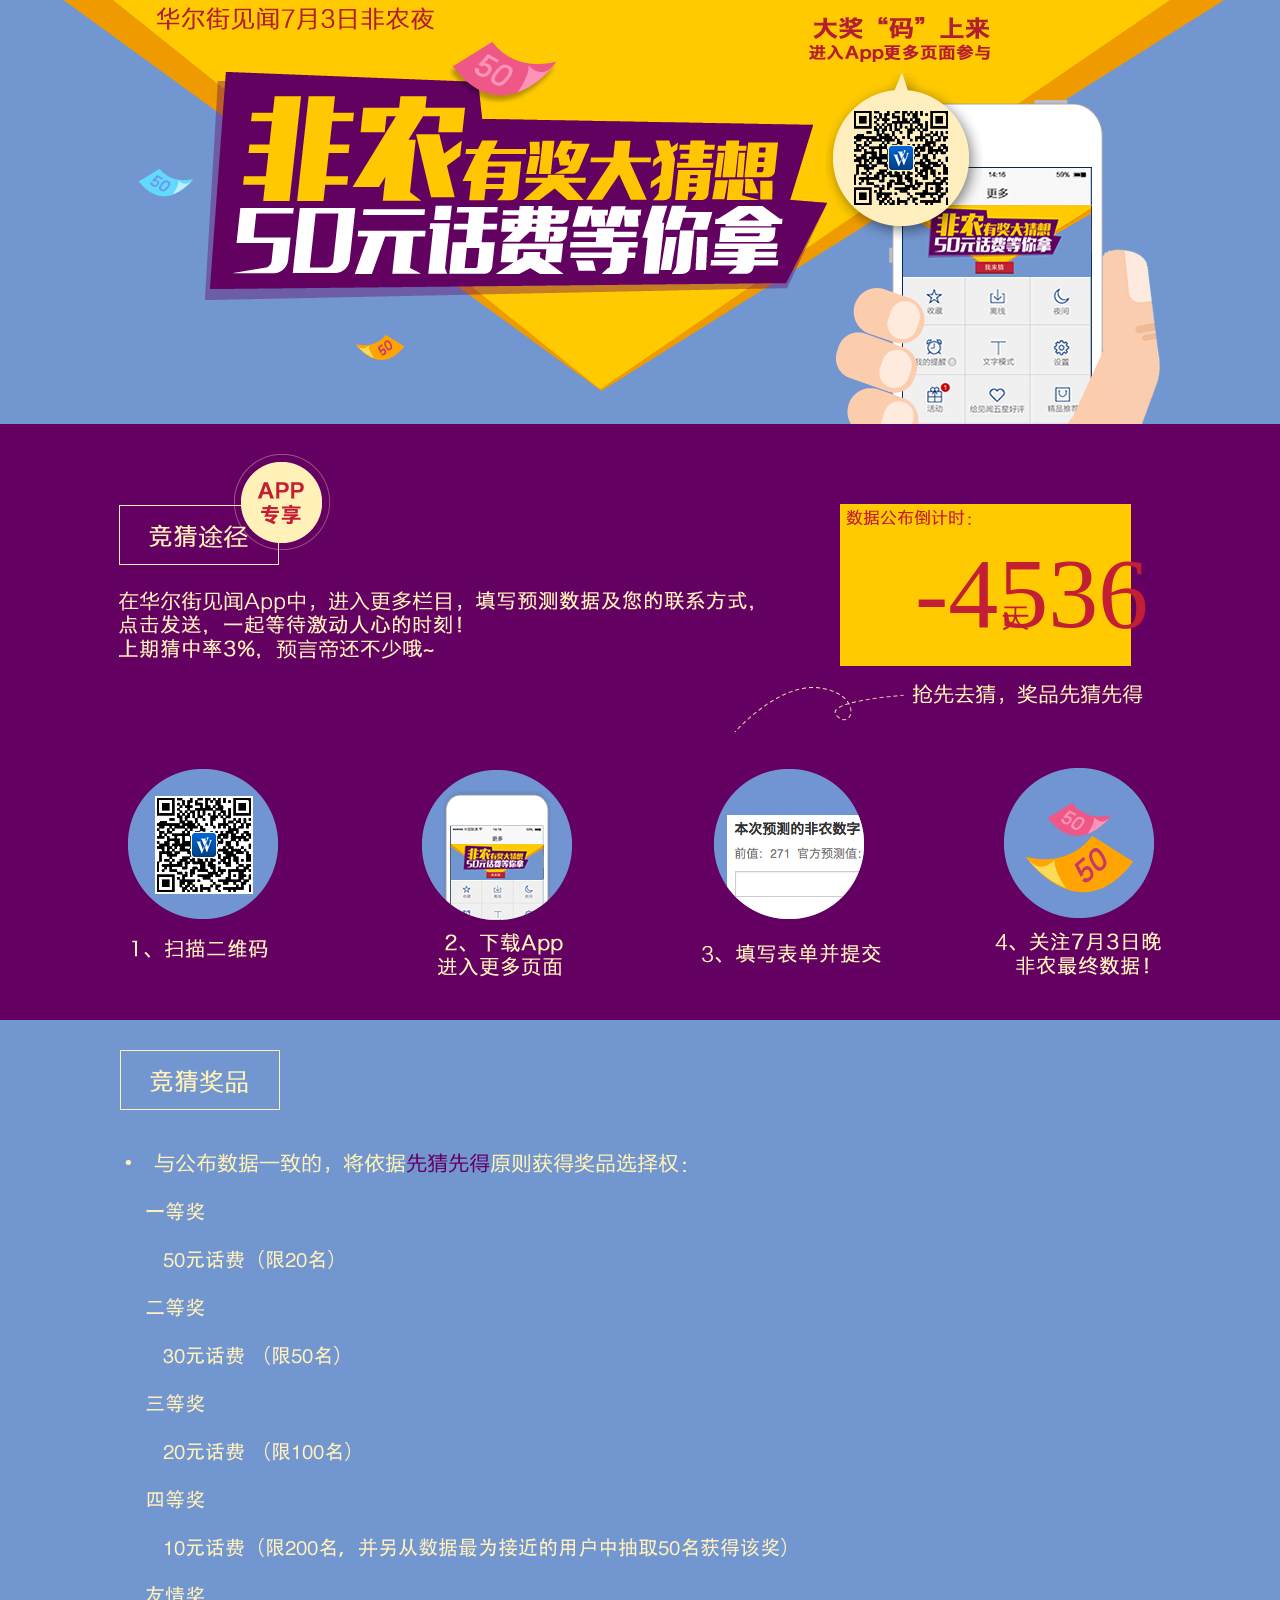
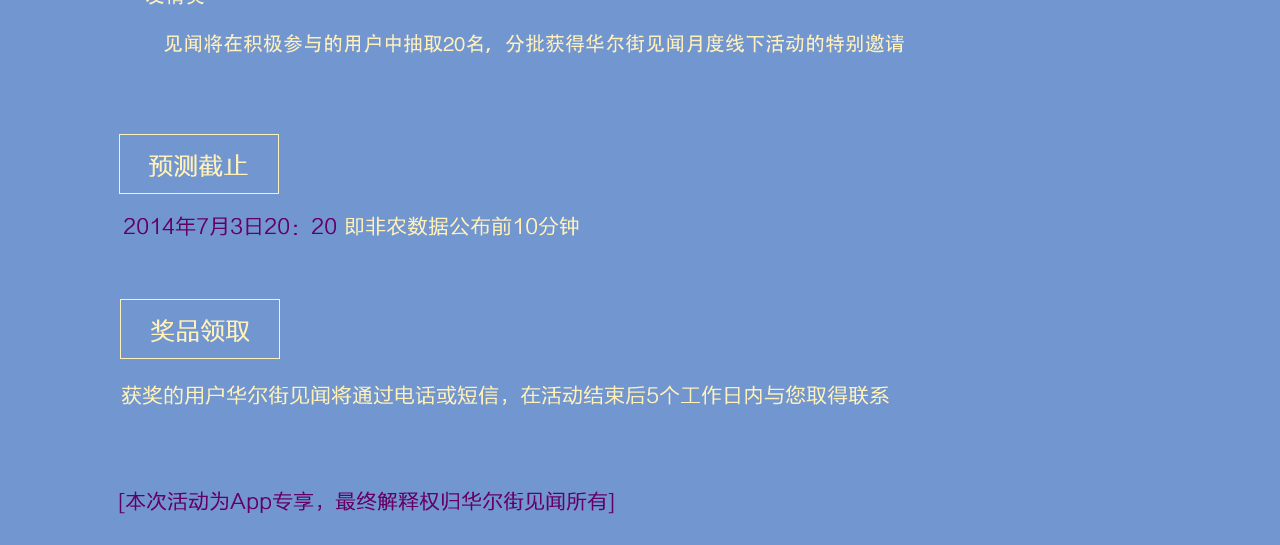
<file: activity/index.html>
<!DOCTYPE html>
<html lang="zh-CN">
<head>
    <title>华尔街见闻非农竞猜</title>
    <meta http-equiv="content-type" content="text/html;charset=utf-8">
    <link rel="stylesheet" type="text/css" href="style.css">
</head>
<body>
    <div class="container-1">
        <img class="custom-img" src="img/back.png" alt=""  />
    </div>
    <div class="container-2">
        <div id="wrapper">
            <div id="count-down">
                <div id="day">3</div>
            </div>
        </div>
    </div>
    <div class="container-3">
        <img class="custom-img" src="img/word.png" alt="" />
    </div>
    <script type="text/javascript" src="js/jquery-1.7.2.js"></script>
    <script type="text/javascript" src="js/main.js"></script>
</body>
</html>
</file>
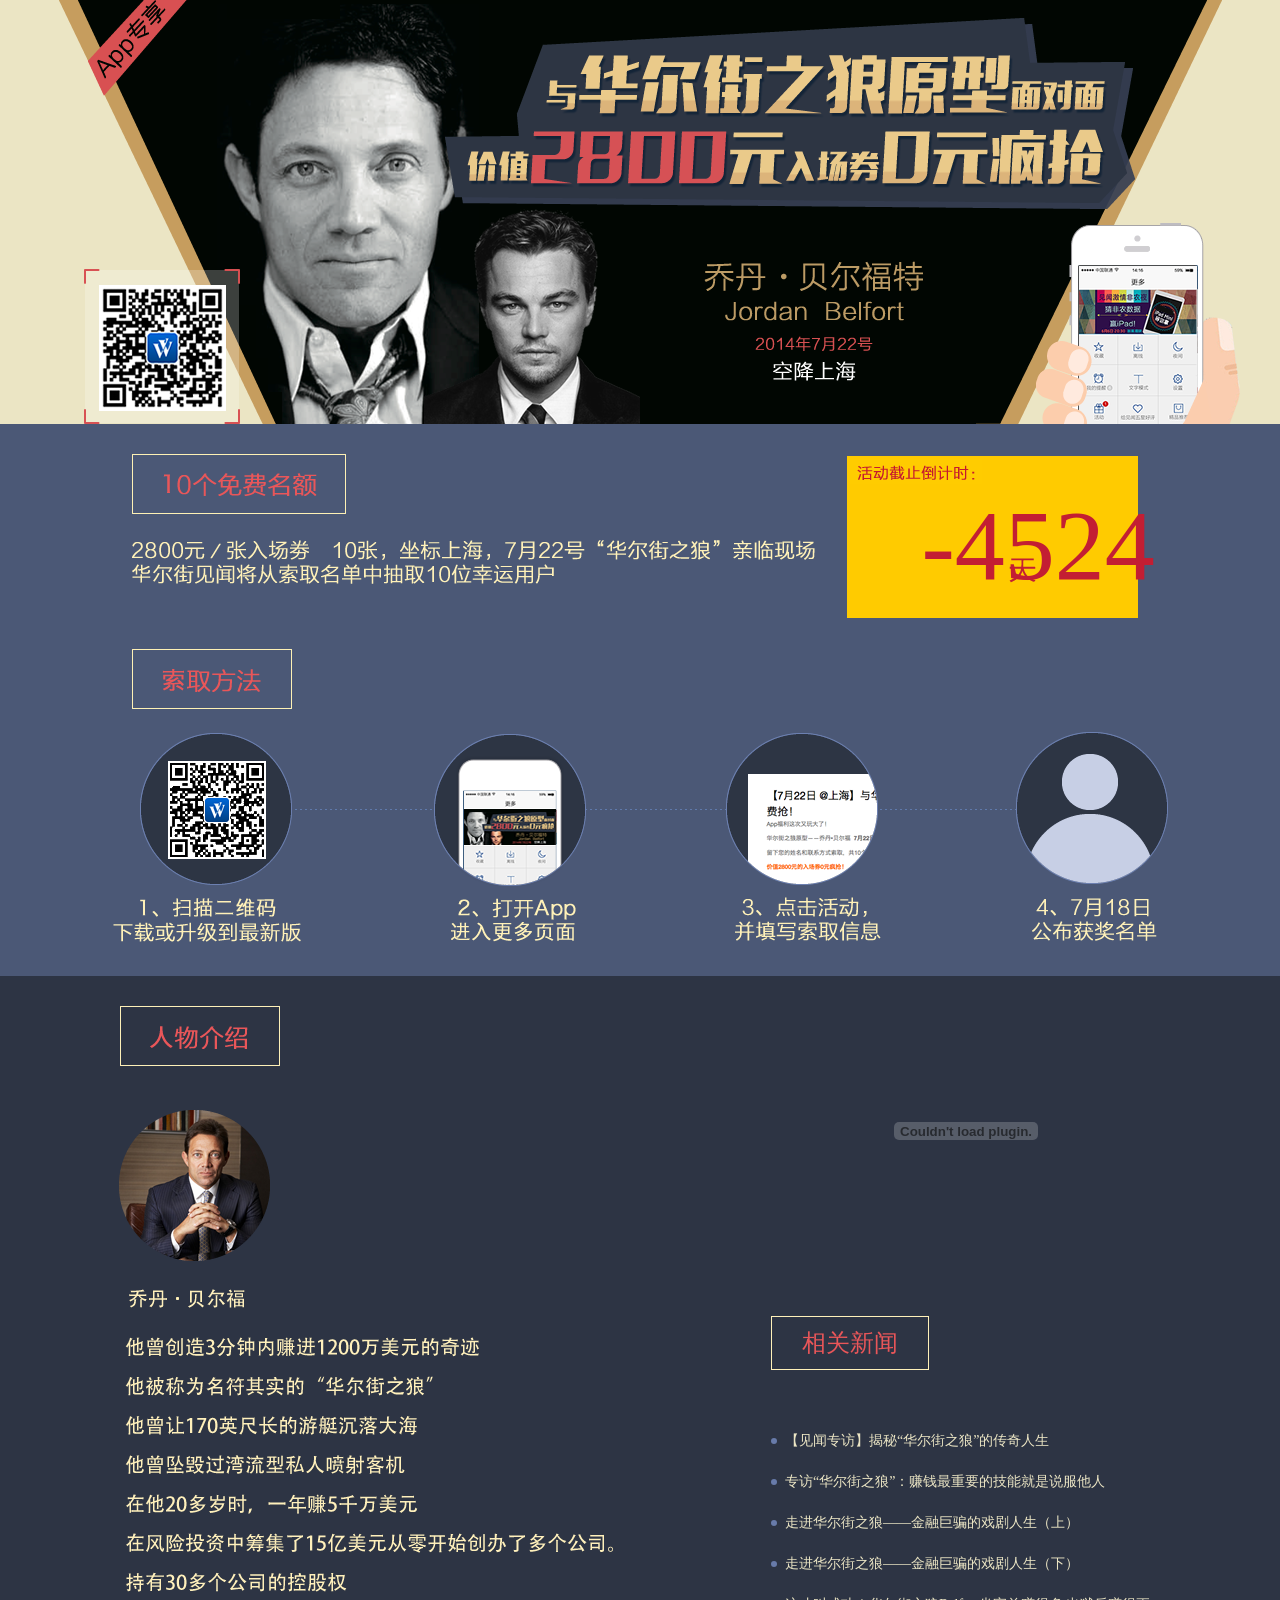
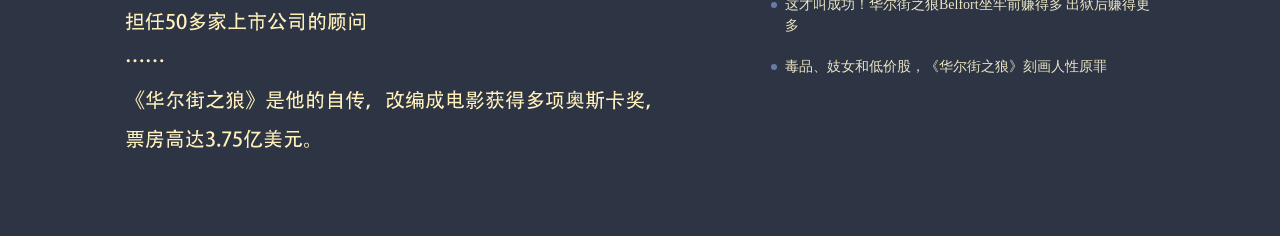
<file: activity_2/index.html>
<!DOCTYPE html>
<html lang="zh-CN">
<head>
    <title>华尔街见闻邀你亲见“华尔街之狼”</title>
    <meta http-equiv="content-type" content="text/html;charset=utf-8">
    <link rel="stylesheet" type="text/css" href="style.css?v=1.10">
</head>
<body>
    <div class="container-1">
        <img class="custom-img" src="img/back.png" alt="" width="" />
    </div>
    <div class="container-2">
        <div id="wrapper">
            <div id="count-down">
                <div id="day">3</div>
            </div>
        </div>
    </div>
    <div class="container-3">
        <div id="box">
            <div id="boxlittle"></div>
            <div id="sidebox">
                <embed src="http://player.youku.com/player.php/sid/XNzM5MDY5ODQw/v.swf" allowFullScreen="true" quality="high" width="390" height="250" align="middle" allowScriptAccess="always" type="application/x-shockwave-flash"></embed>
                <h2 class="news-tilte">相关新闻</h2>
                <ul class="news-list">
                    <li class="news">
                        <a href="http://wallstreetcn.com/node/98497">【见闻专访】揭秘“华尔街之狼”的传奇人生</a>
                    </li>
                    <li class="news">
                        <a href="http://wallstreetcn.com/node/98505">专访“华尔街之狼”：赚钱最重要的技能就是说服他人</a>
                    </li>
                    <li class="news">
                        <a href="http://wallstreetcn.com/node/69359">走进华尔街之狼——金融巨骗的戏剧人生（上）</a>
                    </li>
                    <li class="news">
                        <a href="http://wallstreetcn.com/node/69380">走进华尔街之狼——金融巨骗的戏剧人生（下）</a>
                    </li>
                    <li class="news">
                        <a href="http://wallstreetcn.com/node/90974">这才叫成功！华尔街之狼Belfort坐牢前赚得多 出狱后赚得更多</a>
                    </li>
                    <li class="news">
                        <a href="http://wallstreetcn.com/node/66952"> 毒品、妓女和低价股，《华尔街之狼》刻画人性原罪</a>
                    </li>
                    
                </ul>
            </div>
        </div>
    </div>
    <script type="text/javascript" src="js/jquery-1.7.2.js"></script>
    <script type="text/javascript" src="js/main.js?v=1.10"></script>
</body>
</html>
</file>
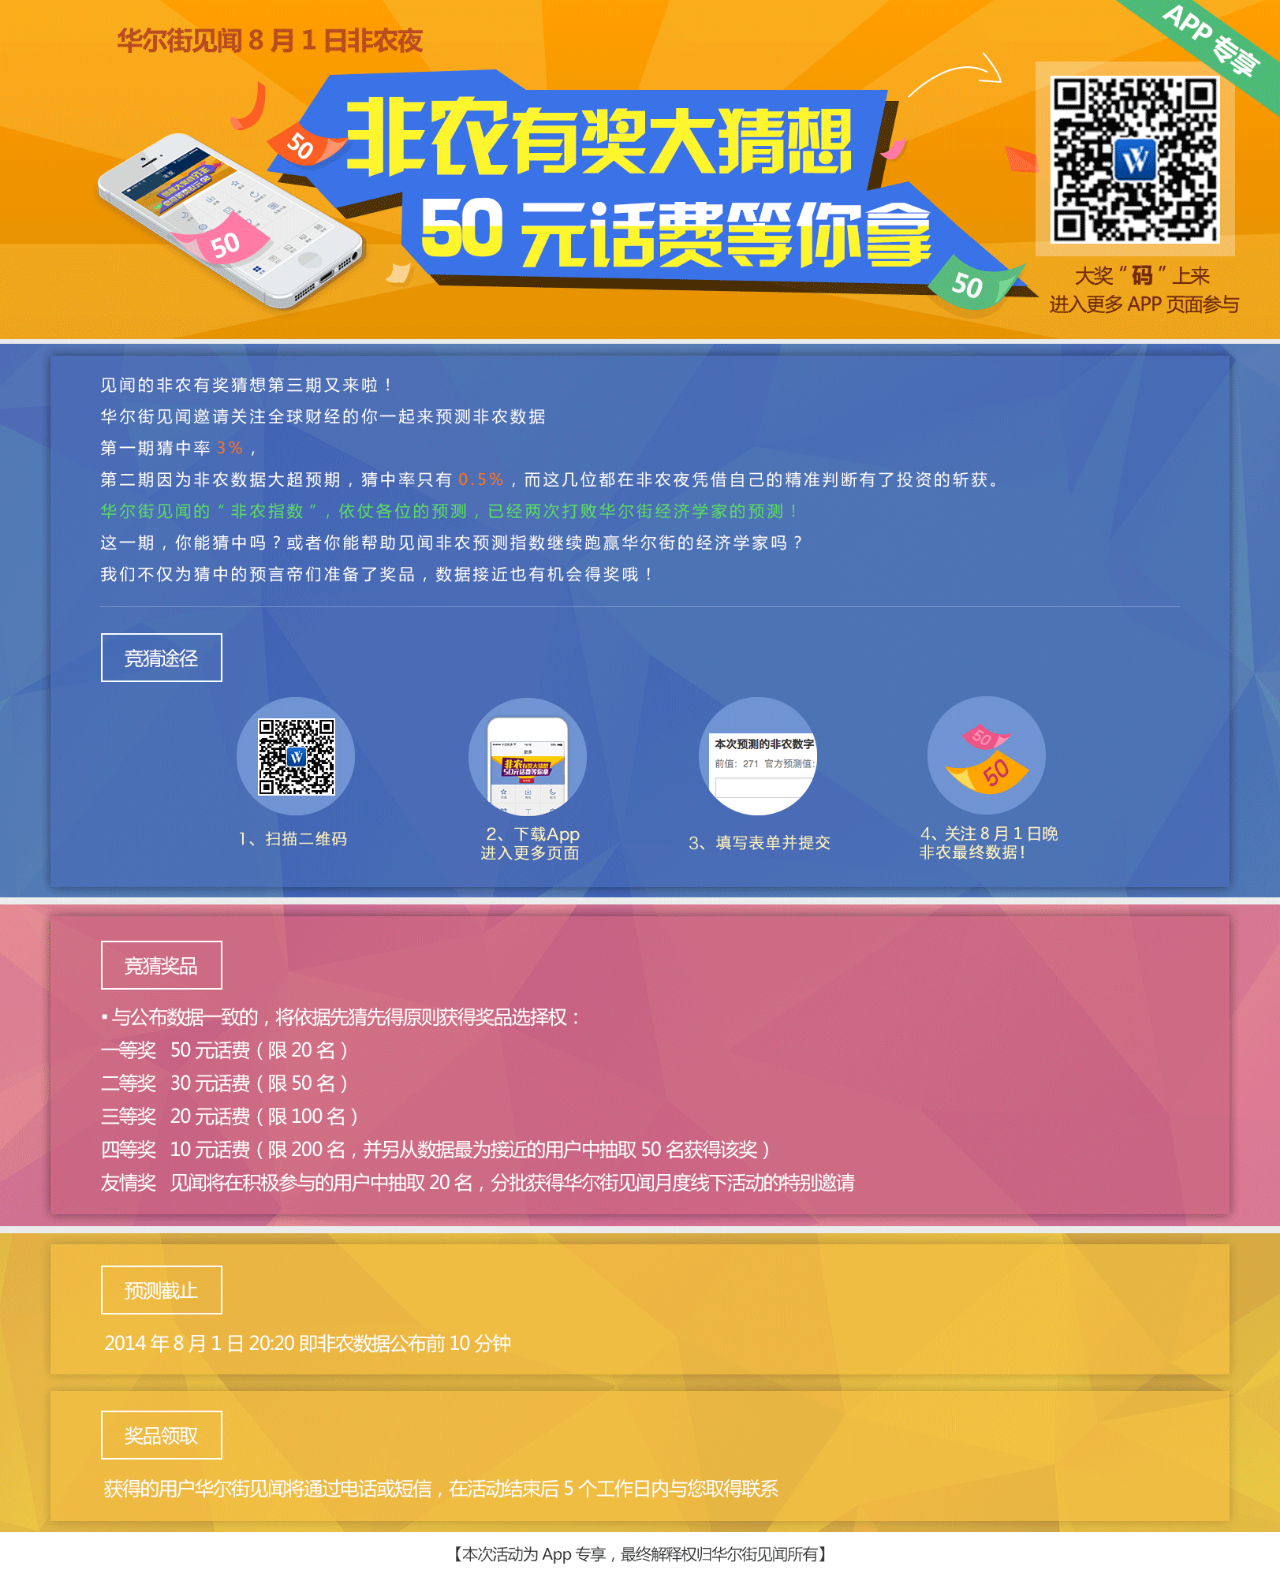
<file: activity_3/index.html>
<!DOCTYPE html>
<html lang="zh-CN">
<head>
    <title>华尔街见闻8月1日非农有奖大猜想</title>
    <meta http-equiv="content-type" content="text/html;charset=utf-8">
    <link rel="stylesheet" type="text/css" href="style.css">
</head>
<body>
    <div id="content">
        <div id="container-1">
        </div>
        <div id="container-2">
        </div>
        <div id="container-3">
        </div>
        <div id="container-4">
        </div>
        <img id="main" src="img/bg.gif" alt="" >
    </div>
    
    <!-- 
    <script type="text/javascript" src="js/jquery-1.7.2.js"></script>
    <script type="text/javascript" src="js/main.js?v=1.10"></script>
    -->
</body>
</html>
</file>
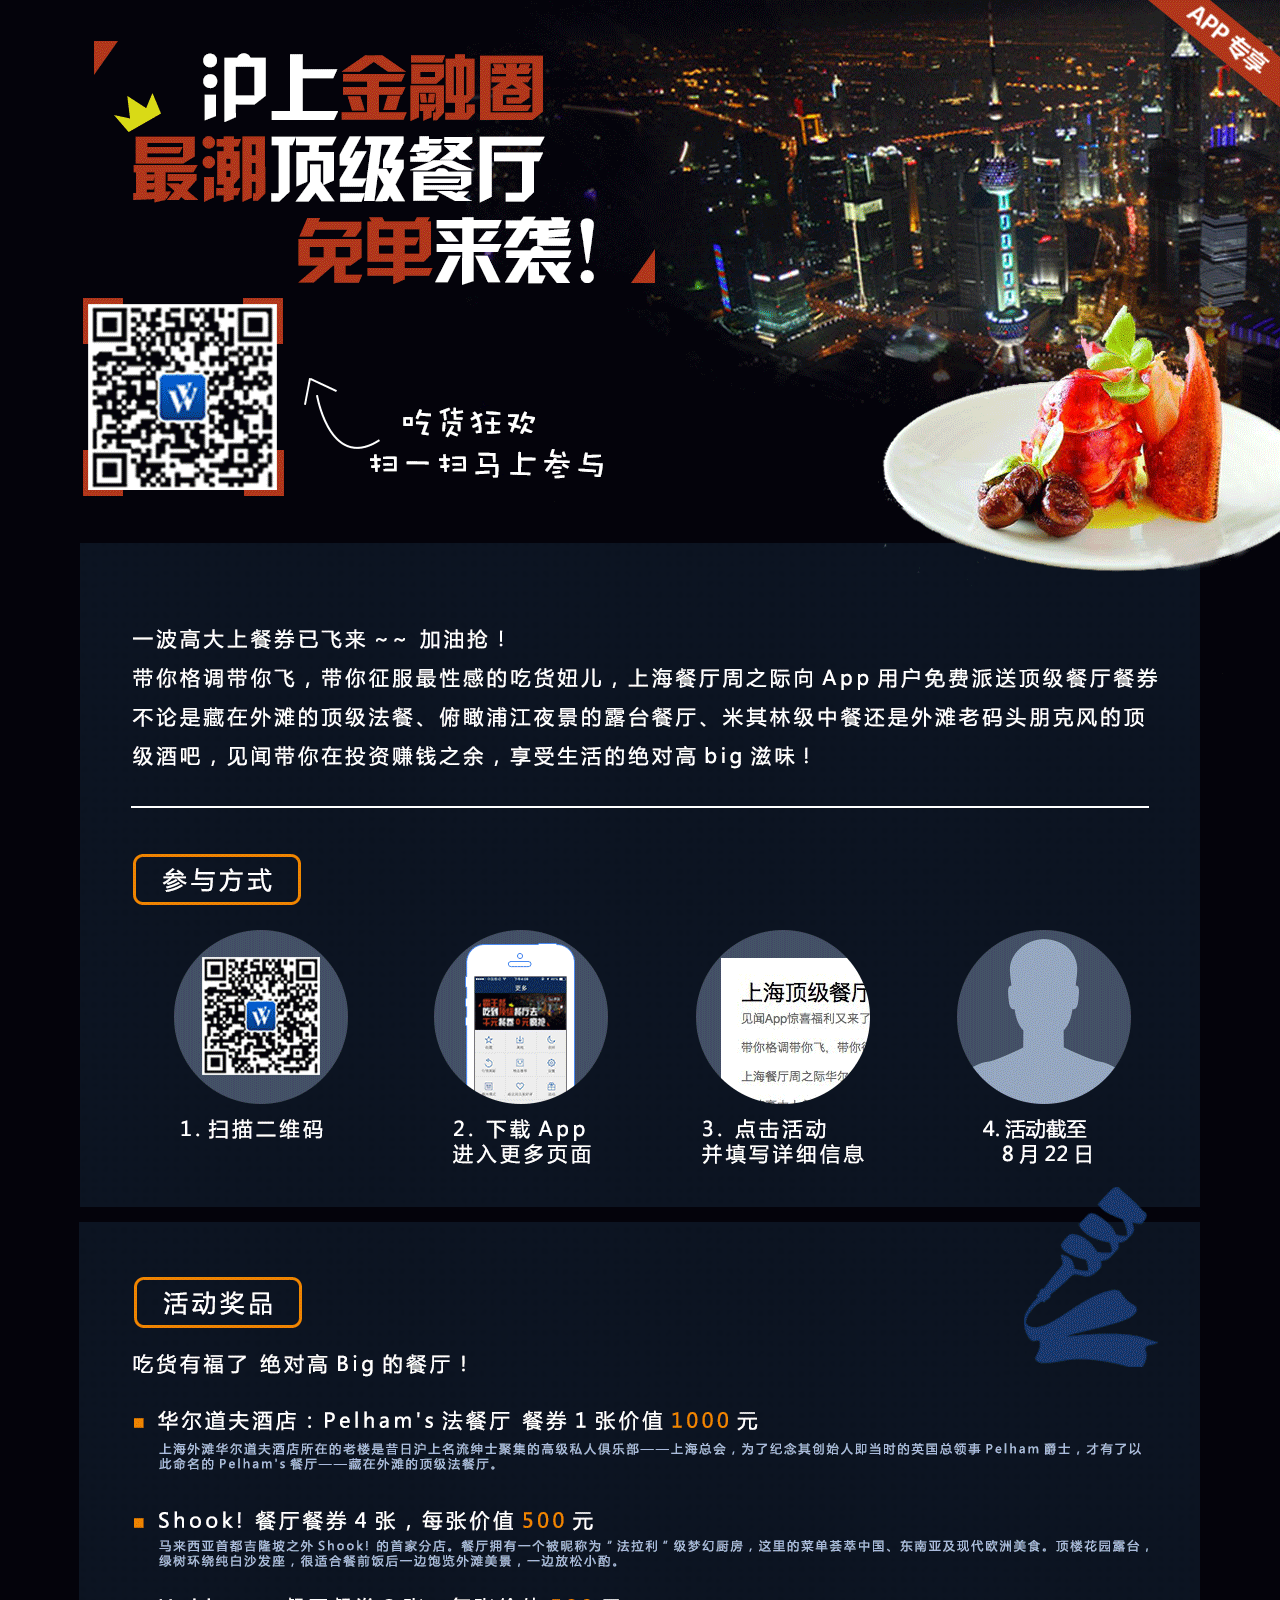
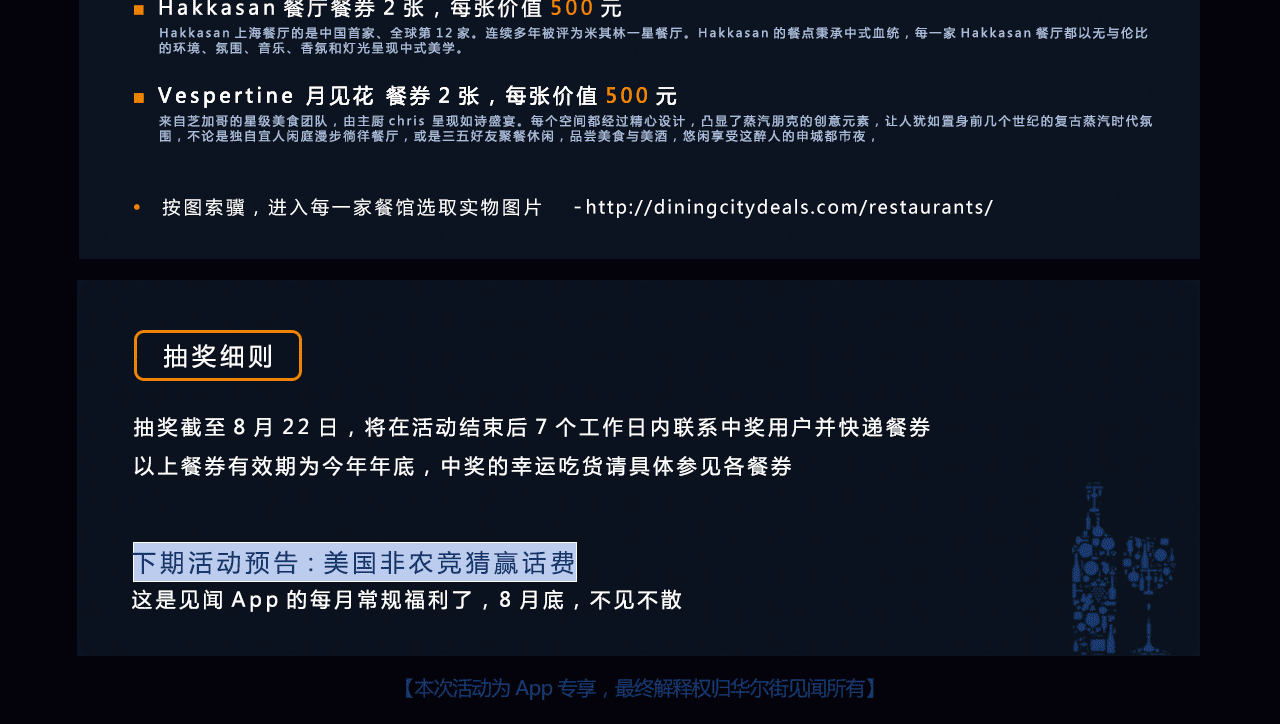
<file: activity_4/index.html>
<!DOCTYPE html>
<html lang="zh-CN">
<head>
    <title>华尔街见闻 顶级餐厅千元套餐0元疯抢</title>
    <meta http-equiv="content-type" content="text/html;charset=utf-8">
    <style type="text/css">
        body,h1,h2,h3,h4,h5,h6,hr,p,dl,dt,dd,ul,ol,li,form,fieldset,legend,button,input,textarea,th,td{margin:0;padding:0;}
        body,button,input,select,textarea{font:12px/1.5 "Tahoma","Microsoft Yahei" !important;}
        h1,h2,h3,h4,h5,h6{font-size:100%;}
        em,i{font-style:normal;}
        fieldset,img{border:0;}
        a {
            color: inherit;
            text-decoration: none;
        }

        li {
            list-style: none;
        }

        #content {
            width: 100%;
            overflow: hidden;
            position: relative;
            background: #000;
        }

        #main {
            position: relative;
            max-width: 100%;
            z-index: 5;
            display: block;
            margin: 0 auto;
        }
    </style>
</head>
<body>
    <div id="content">
        <img id="main" src="img/bg.gif?v=1.20" alt="" >
    </div>
</body>
</html>
</file>
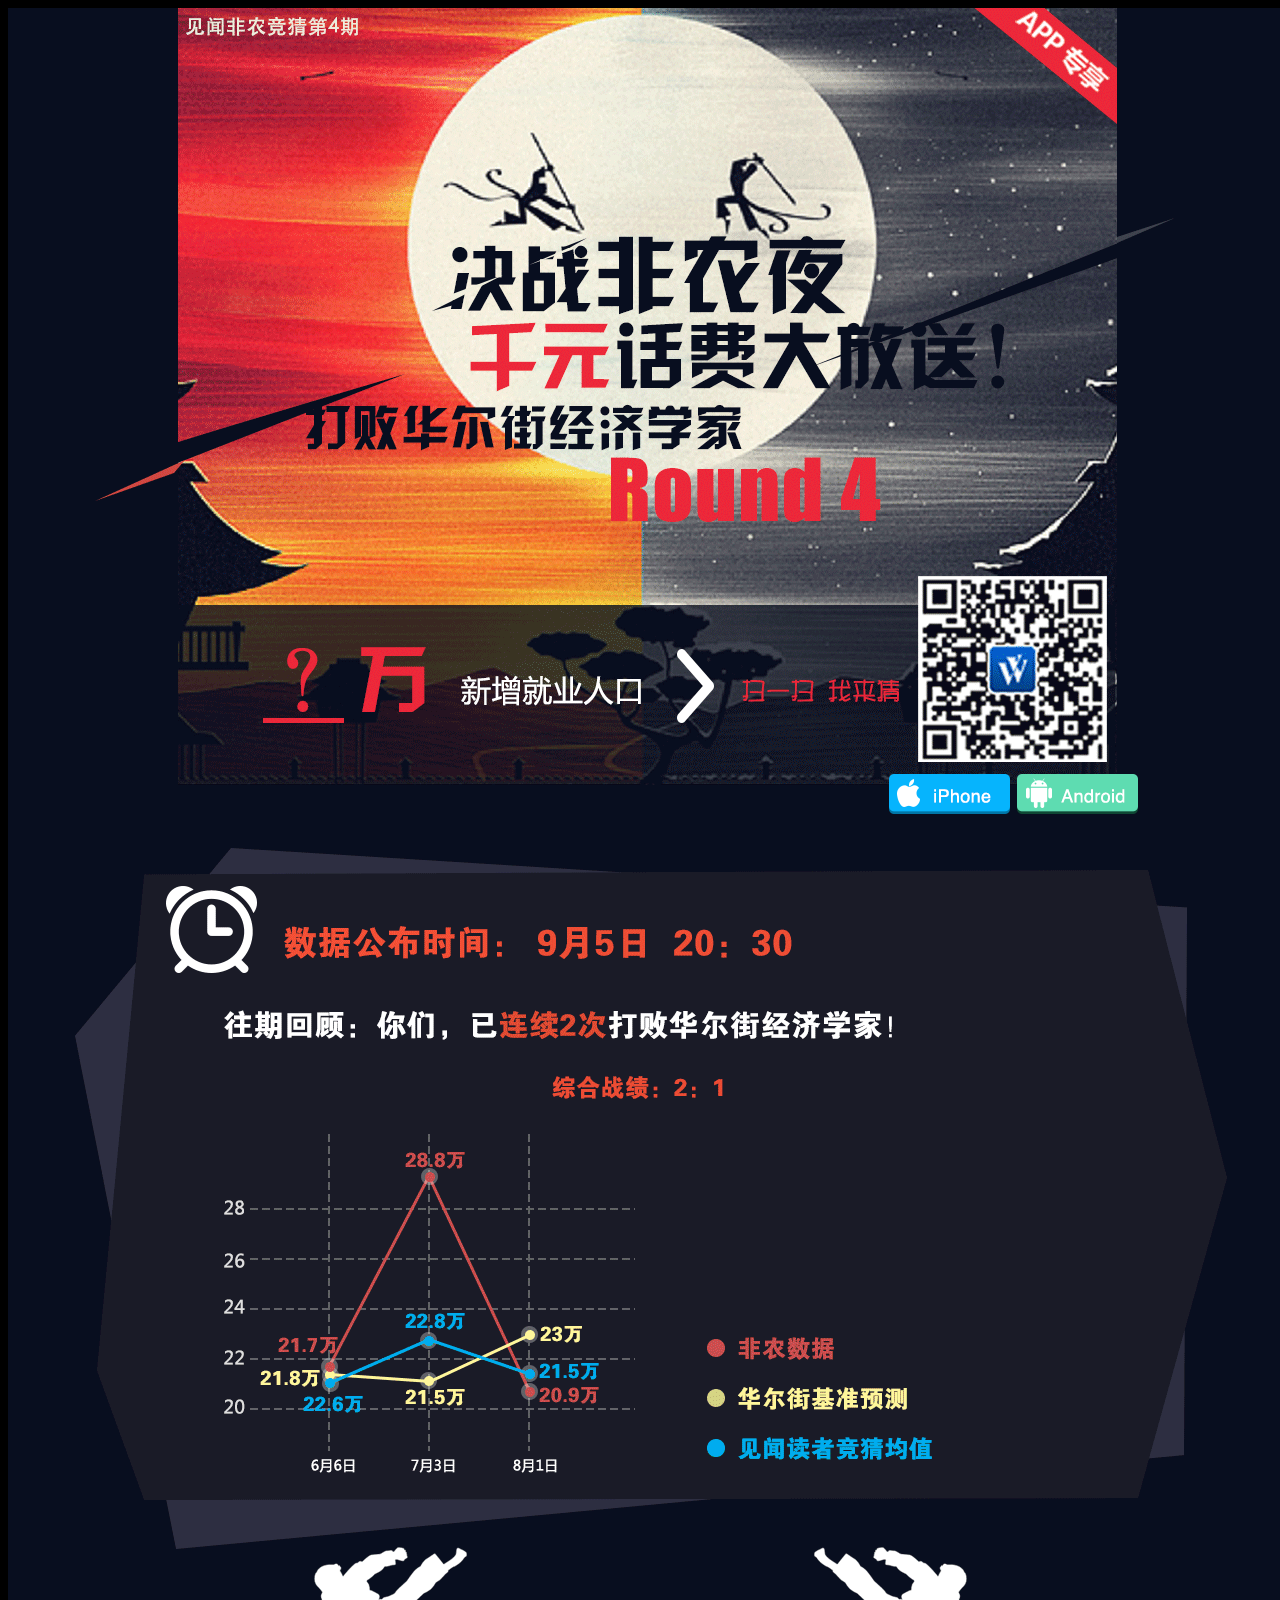
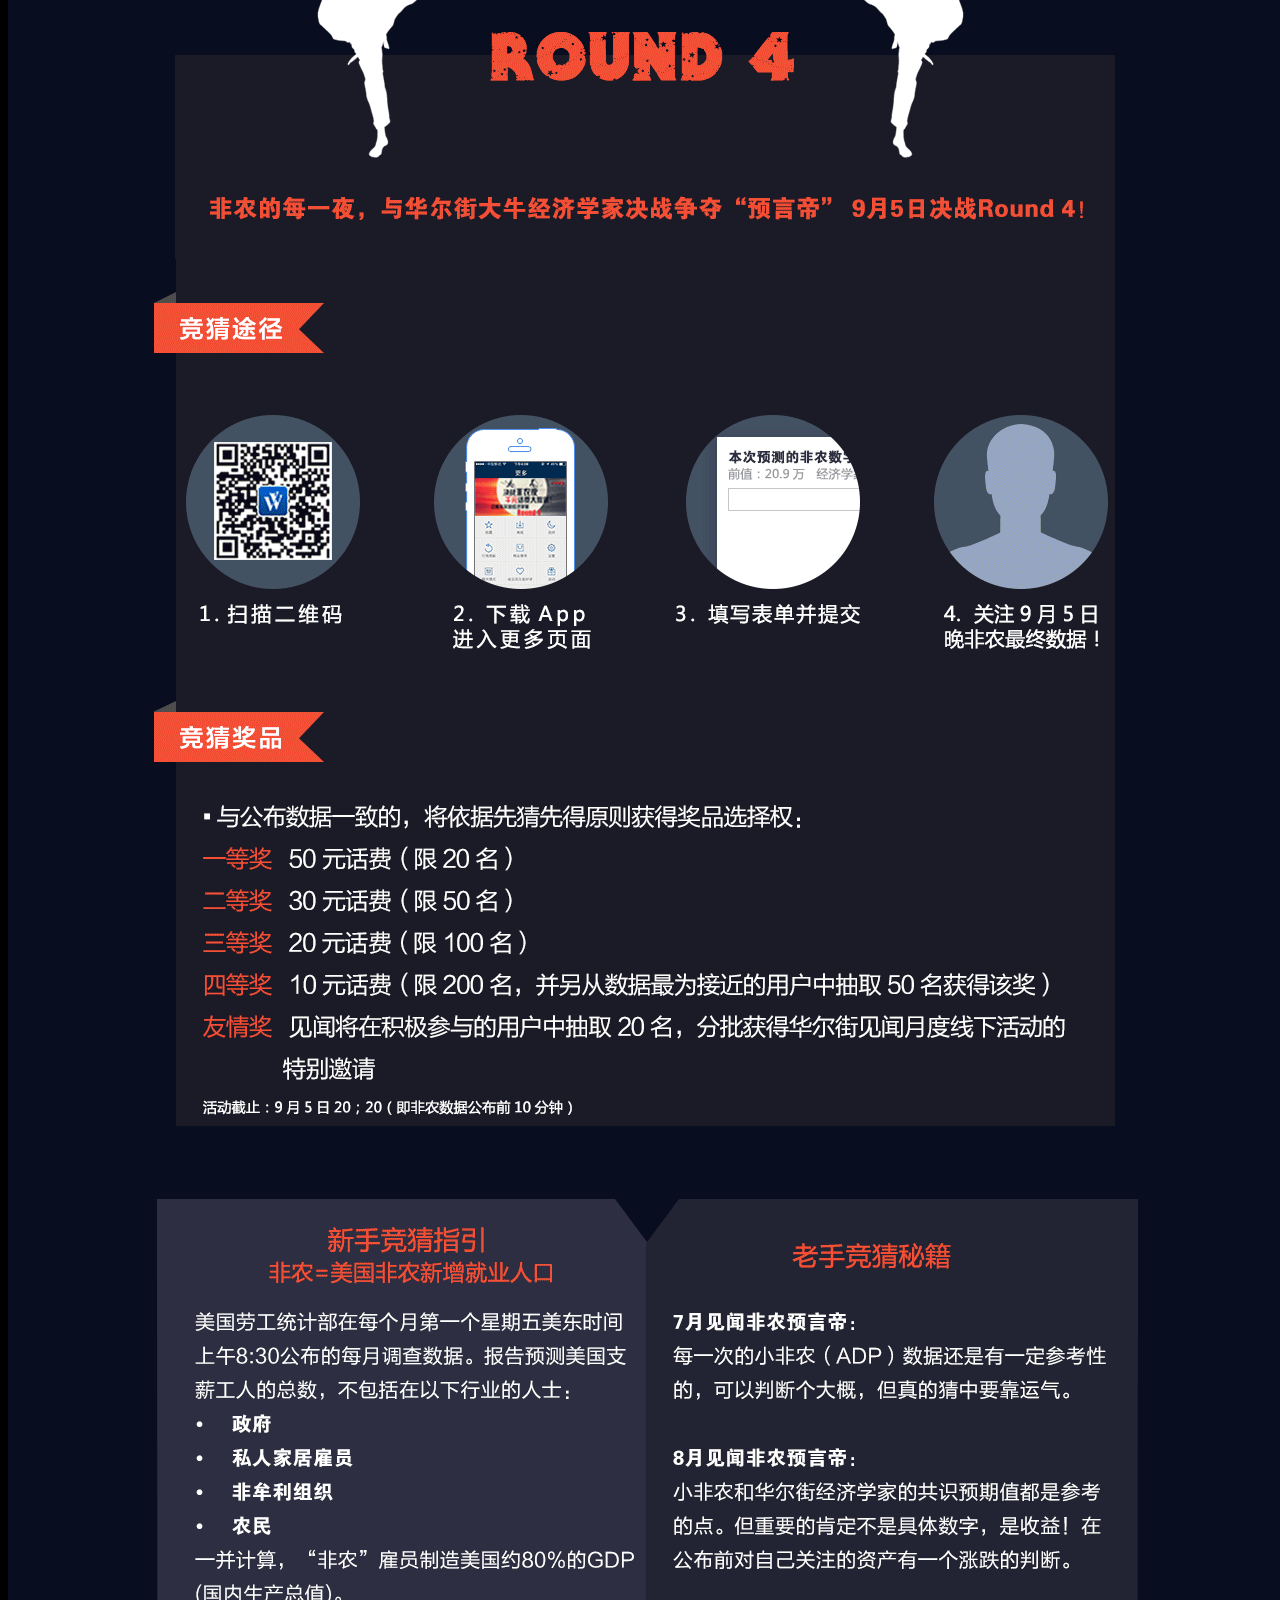
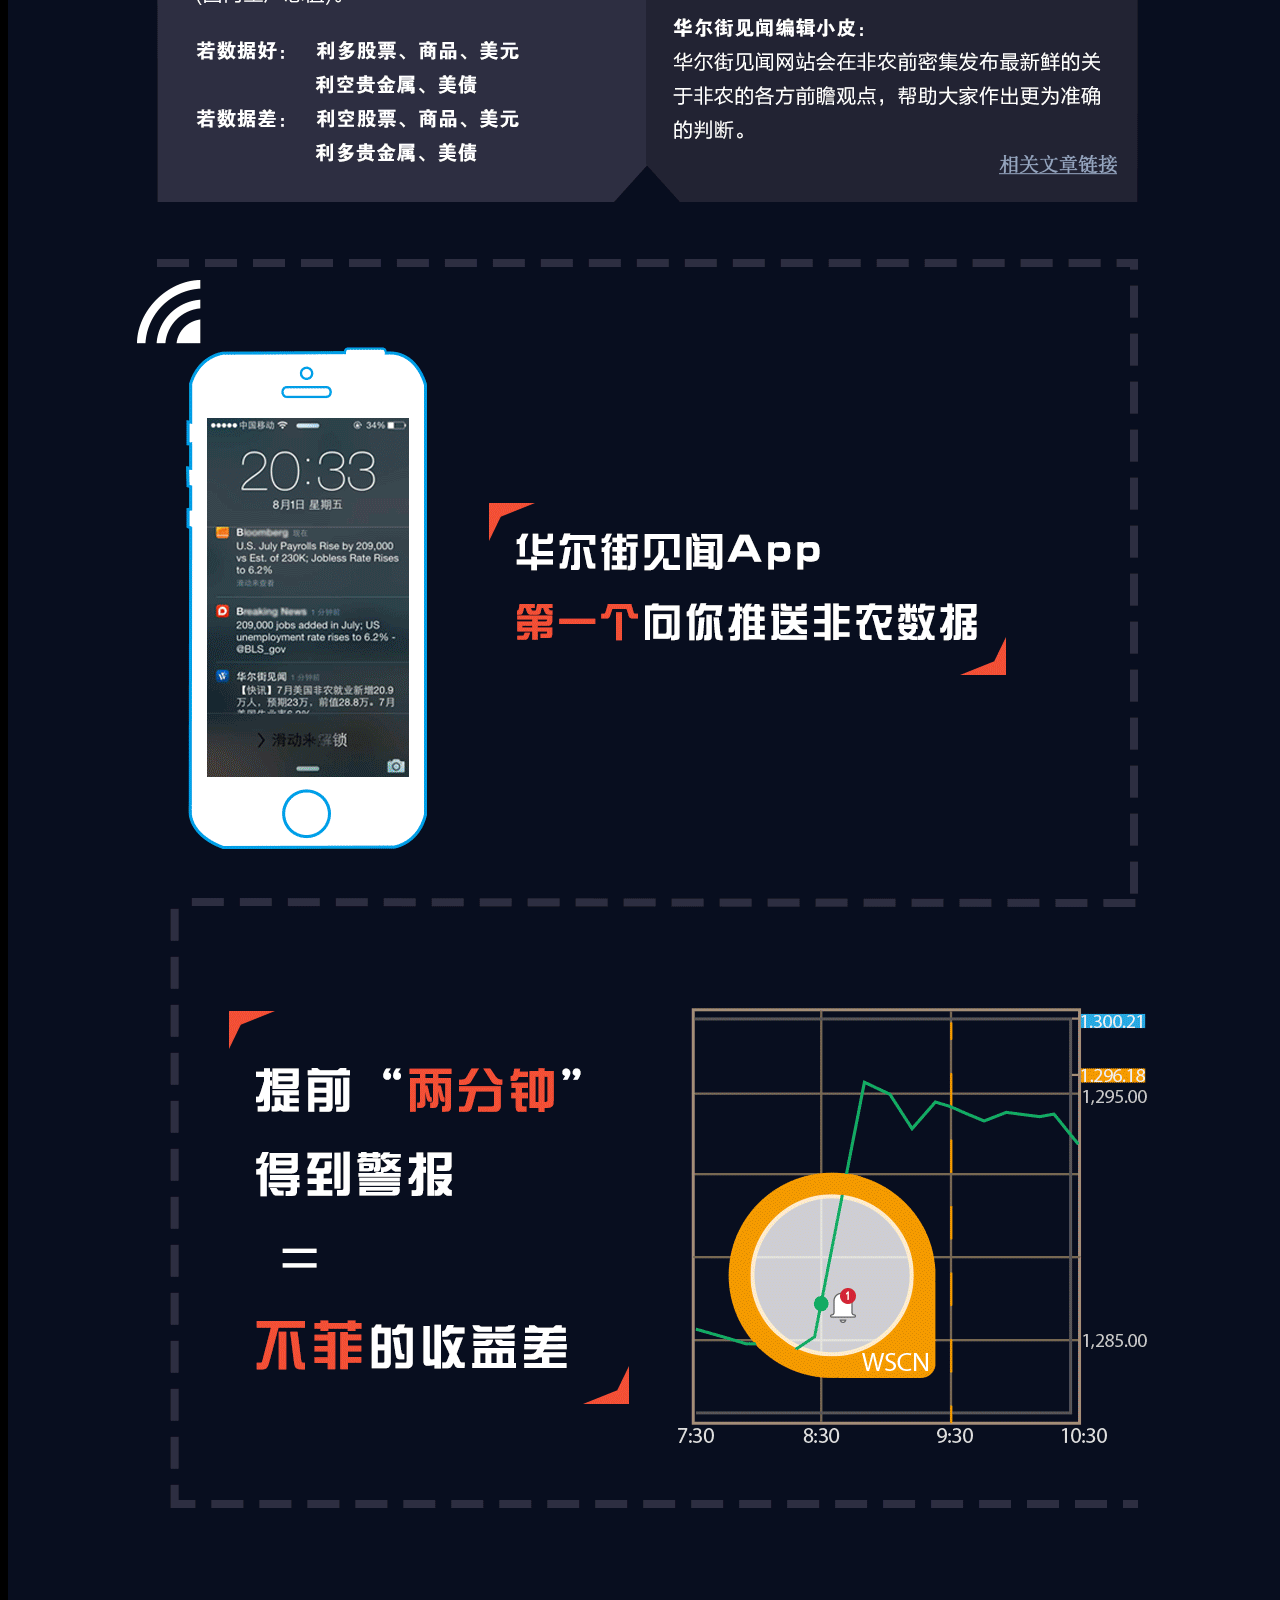
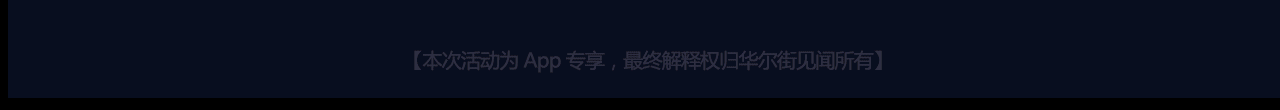
<file: activity_5/index.html>
<!DOCTYPE HTML>
<html>
<head>
<meta http-equiv="Content-Type" content="text/html; charset=utf-8">
<title>华尔街9月非农竞猜</title>
<style>
	body {
		background-color: #000;
	}
	.btn{
		position:absolute;
		display:inline-block;
		width:121px;
		height:40px;
		
	}
	.btn.iphone{
		background:url(img/iphone.png) no-repeat;
		left:881px;
		top:766px;
	}
	.btn.android{
		background:url(img/android.png) no-repeat;
		left:1009px;
		top:766px;
	}
	.btn.wenzhang{
		background:url(img/wenzhang.png) no-repeat;
		right:168px;
		top:3347px;
	}
</style>
</head>
<body >
 <div style="width:1280px;margin:0 auto;position:relative;"> 
 	<img src="img/back.gif"alt="华尔街见闻"title="华尔街见闻">
 	 <a class="btn iphone" href="https://itunes.apple.com/cn/app/hua-er-jie-jian-wen/id738227477?mt=8" target="blank"></a>
 	<a class="btn android" href="http://img.wallstreetcn.com/apiv1/Wallstreetcn_2.2.8.apk"></a>
 	<a class="btn wenzhang" href="http://wallstreetcn.com/america" ></a>
 </div>

</body>
</html>
</file>
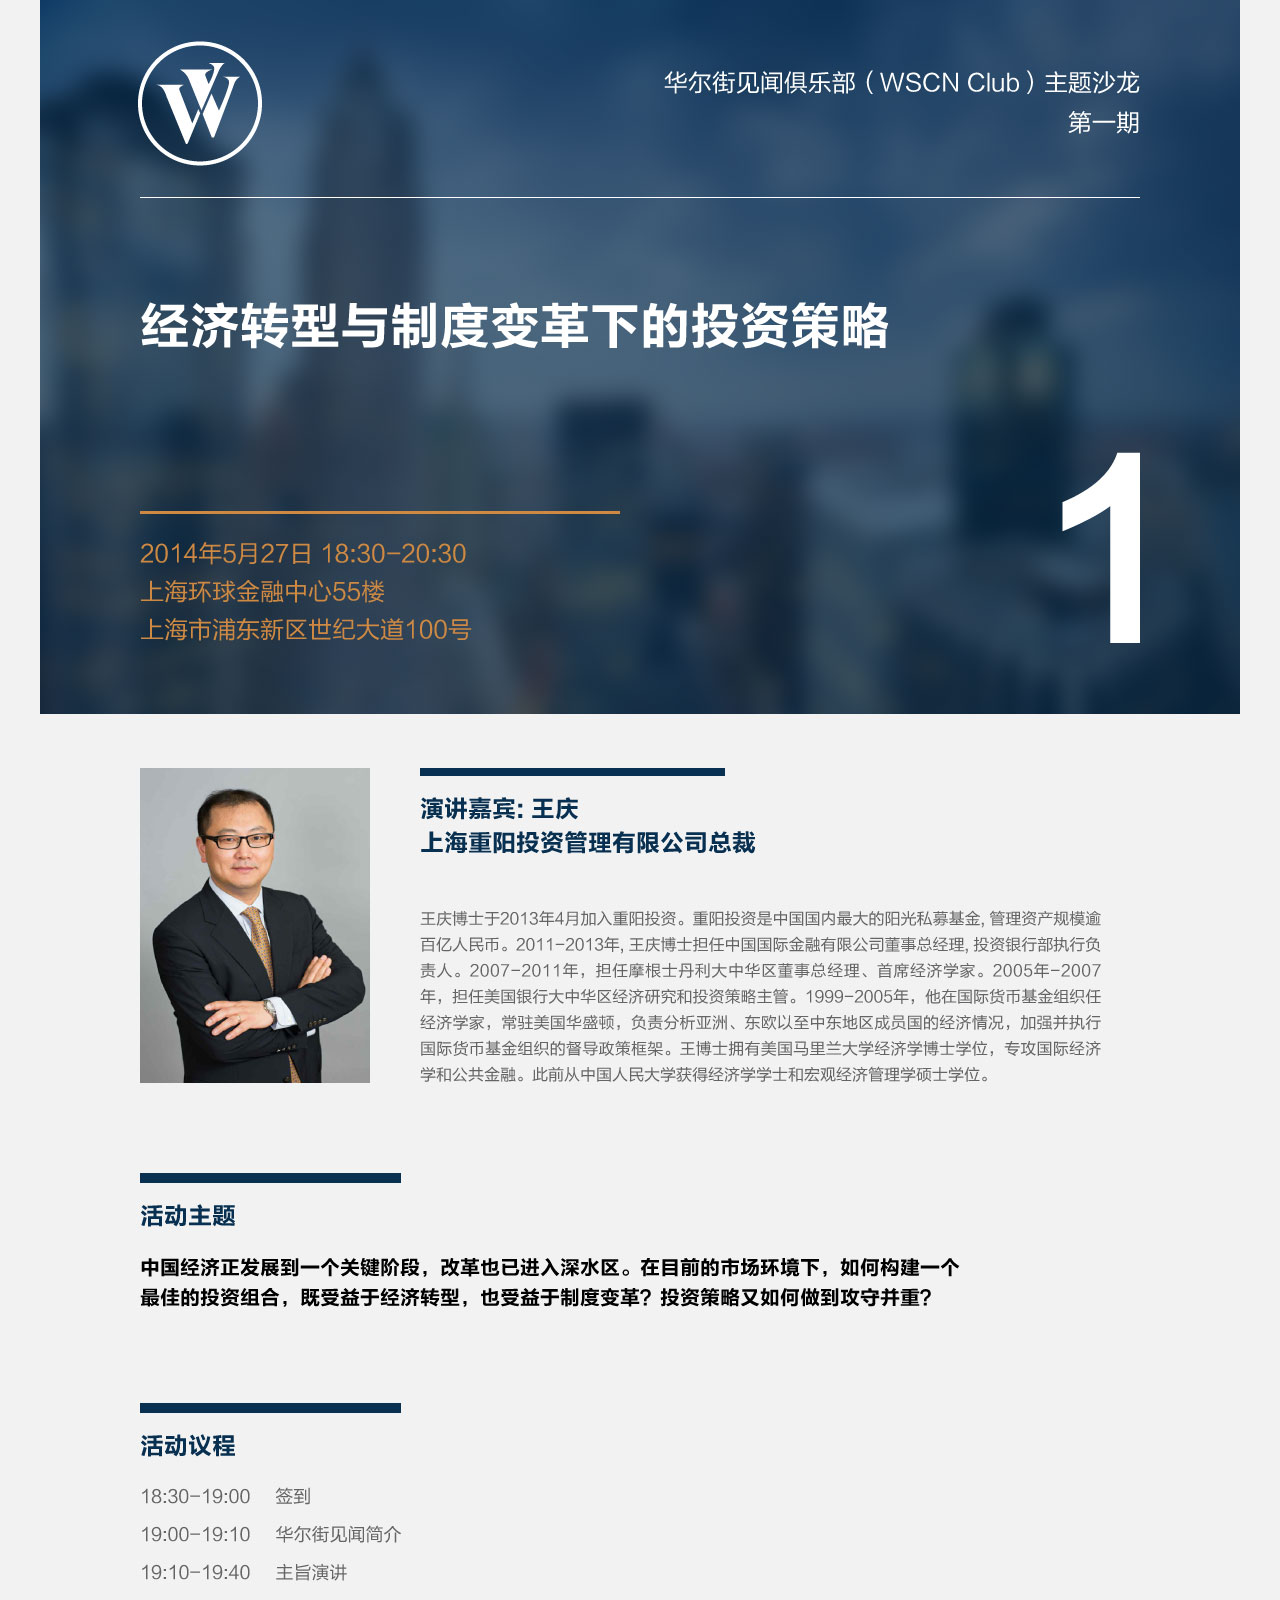
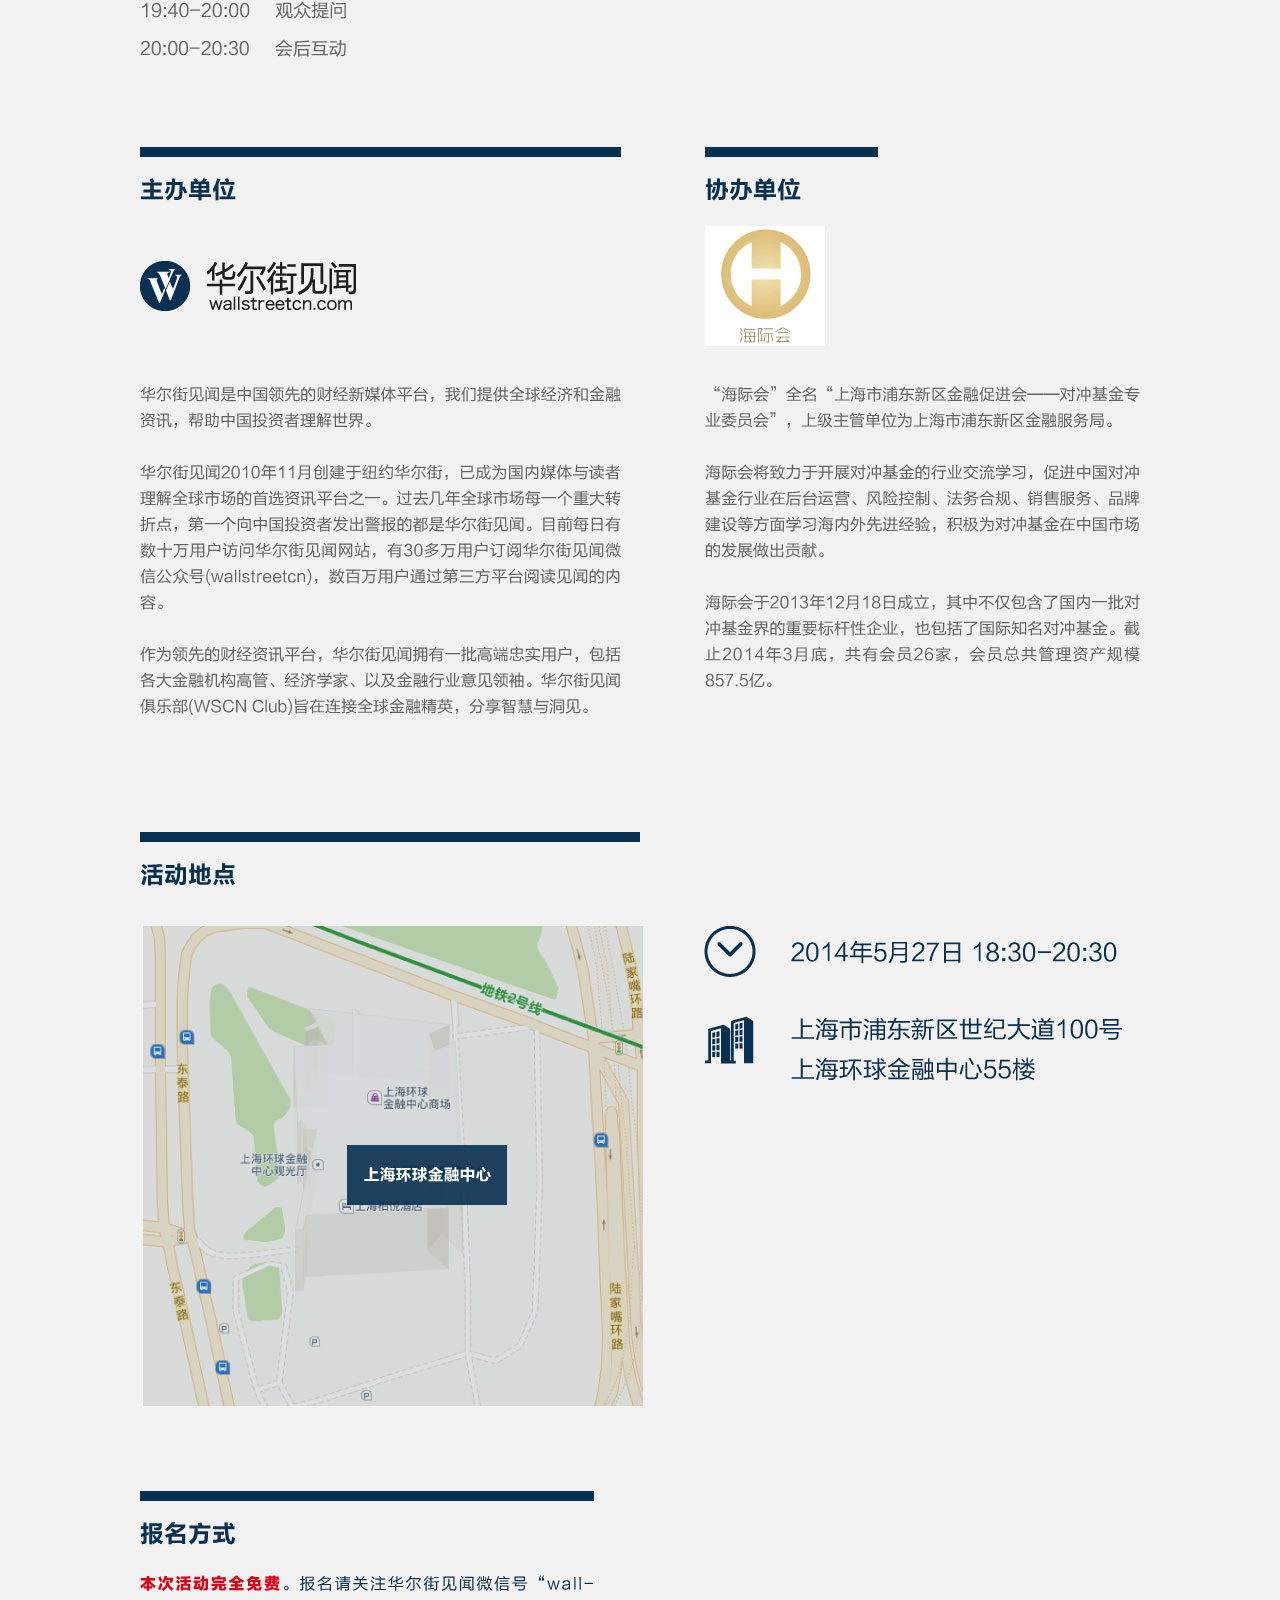
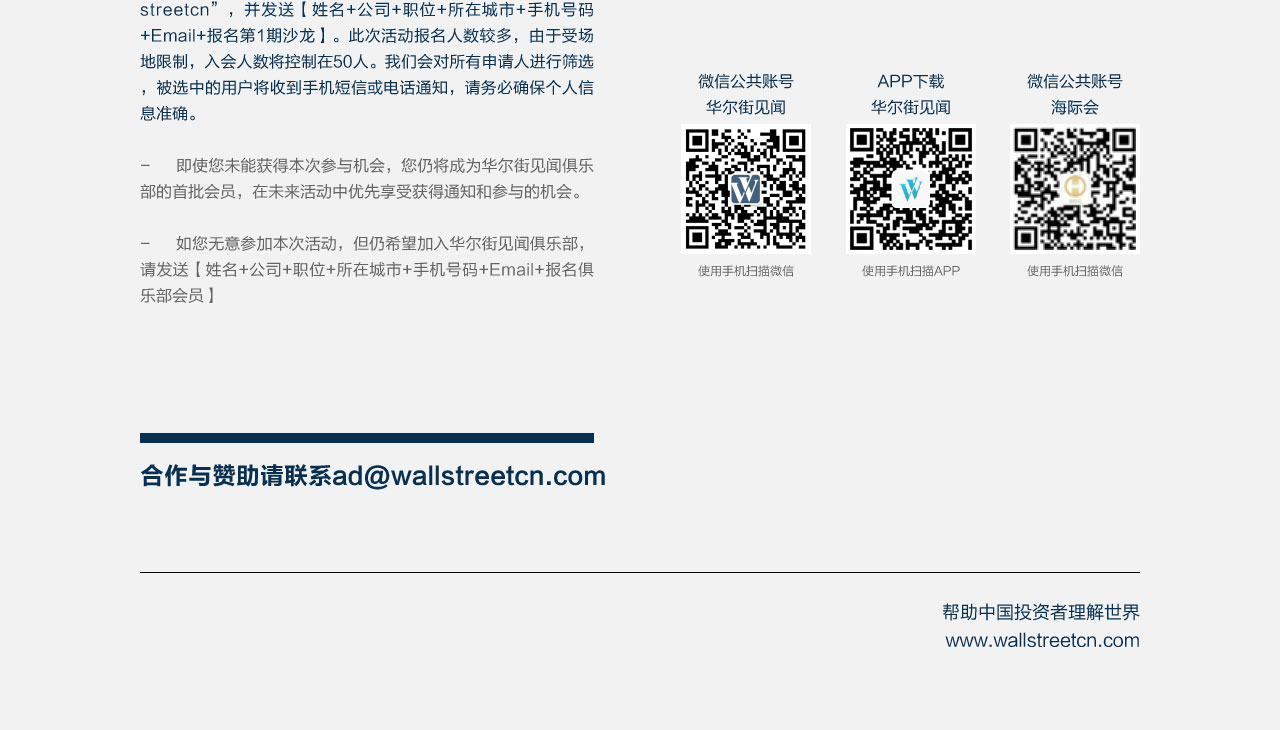
<file: wscnclub_1/index.html>
<html>
<head>
<title>WSCN-CLUB-1</title>
<meta http-equiv="Content-Type" content="text/html; charset=utf-8">
</head>
<body bgcolor="#F2F2F2" leftmargin="0" topmargin="0" marginwidth="0" marginheight="0">
<!-- Save for Web Slices (WSCN-CLUB-1.png) -->
<table id="__01" width="1200" height="3930" border="0" cellpadding="0" cellspacing="0"align="center">
	<tr>
		<td>
			<a href="http://wallstreetcn.com/"
				onmouseover="window.status='华尔街见闻主站';  return true;"
				onmouseout="window.status='';  return true;">
				<img src="images/WSCN-CLUB-1_head.jpg" width="1200" height="200" border="0" alt="华尔街见闻主站"></a></td>
	</tr>
	<tr>
		<td>
			<img src="images/WSCN-CLUB-1_02.jpg" width="1200" height="3730" alt=""></td>
	</tr>
</table>
<!-- End Save for Web Slices -->
</body>
</html>
</file>
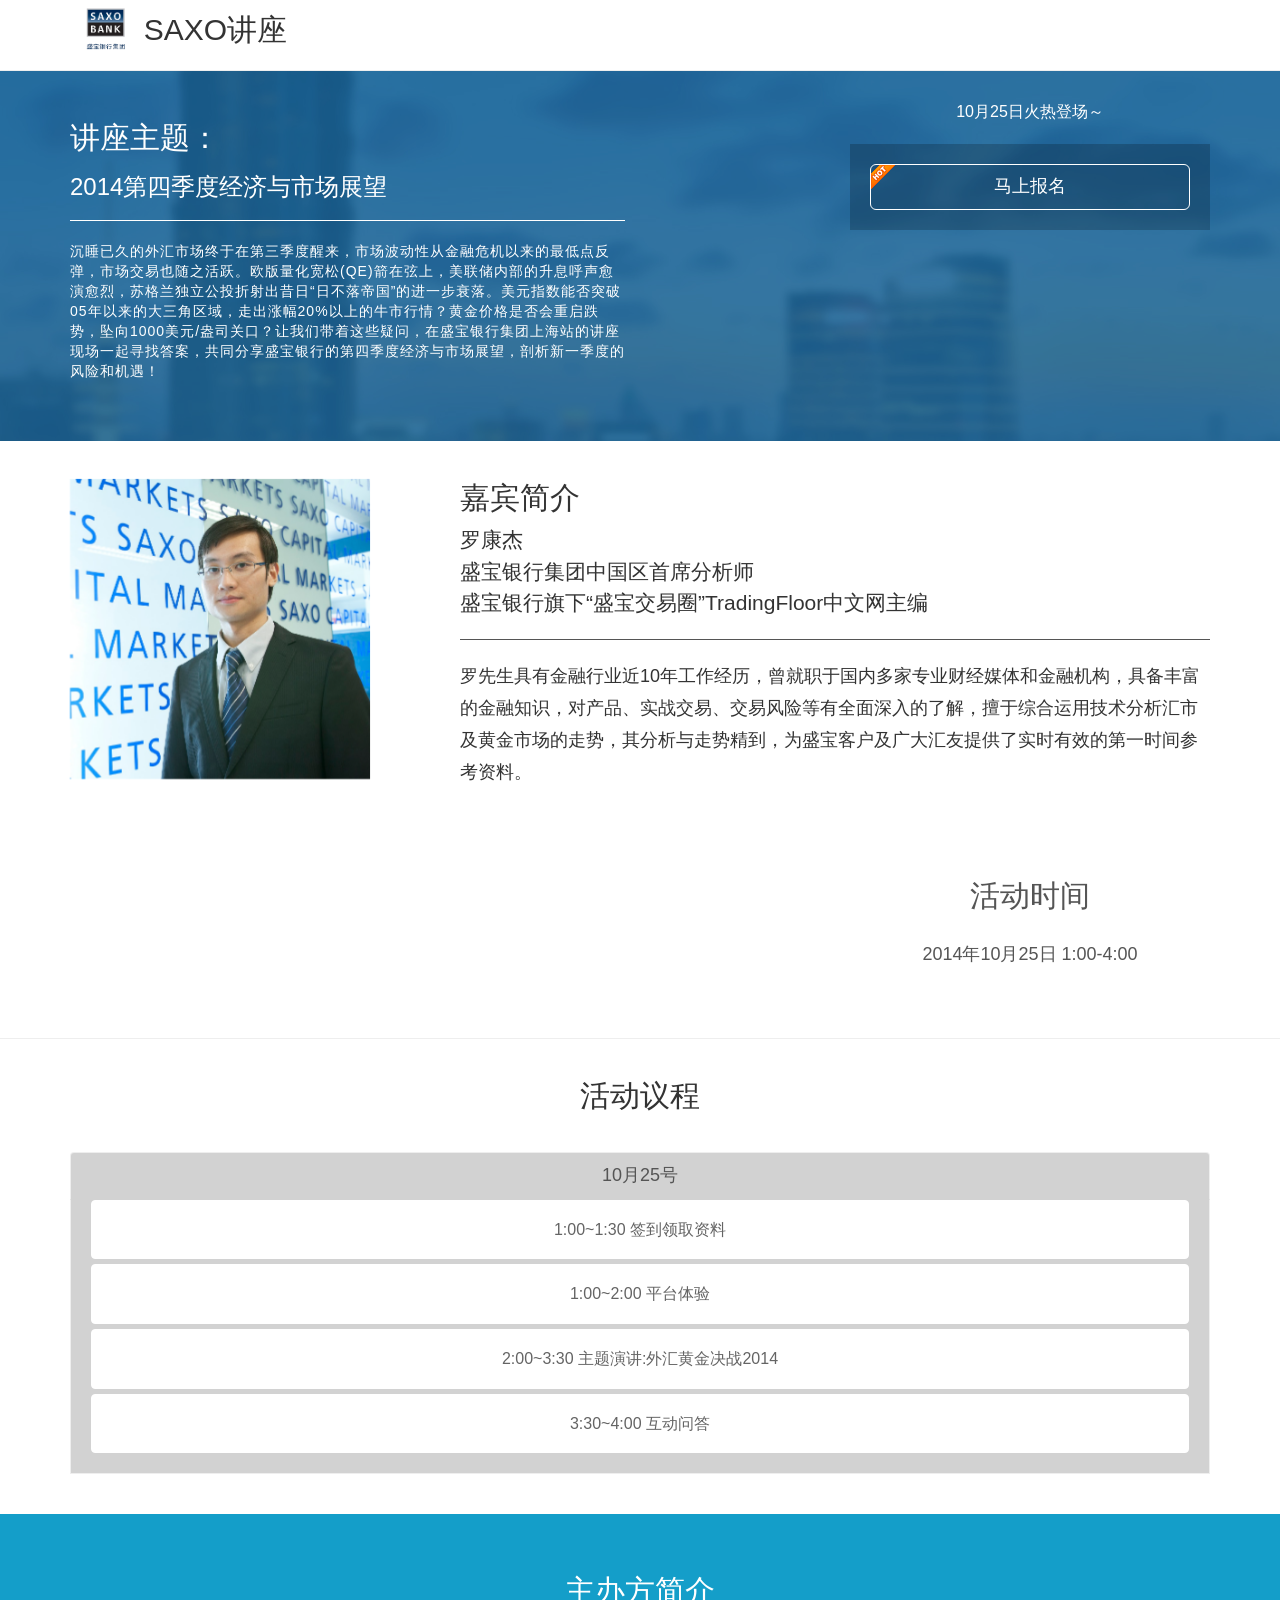
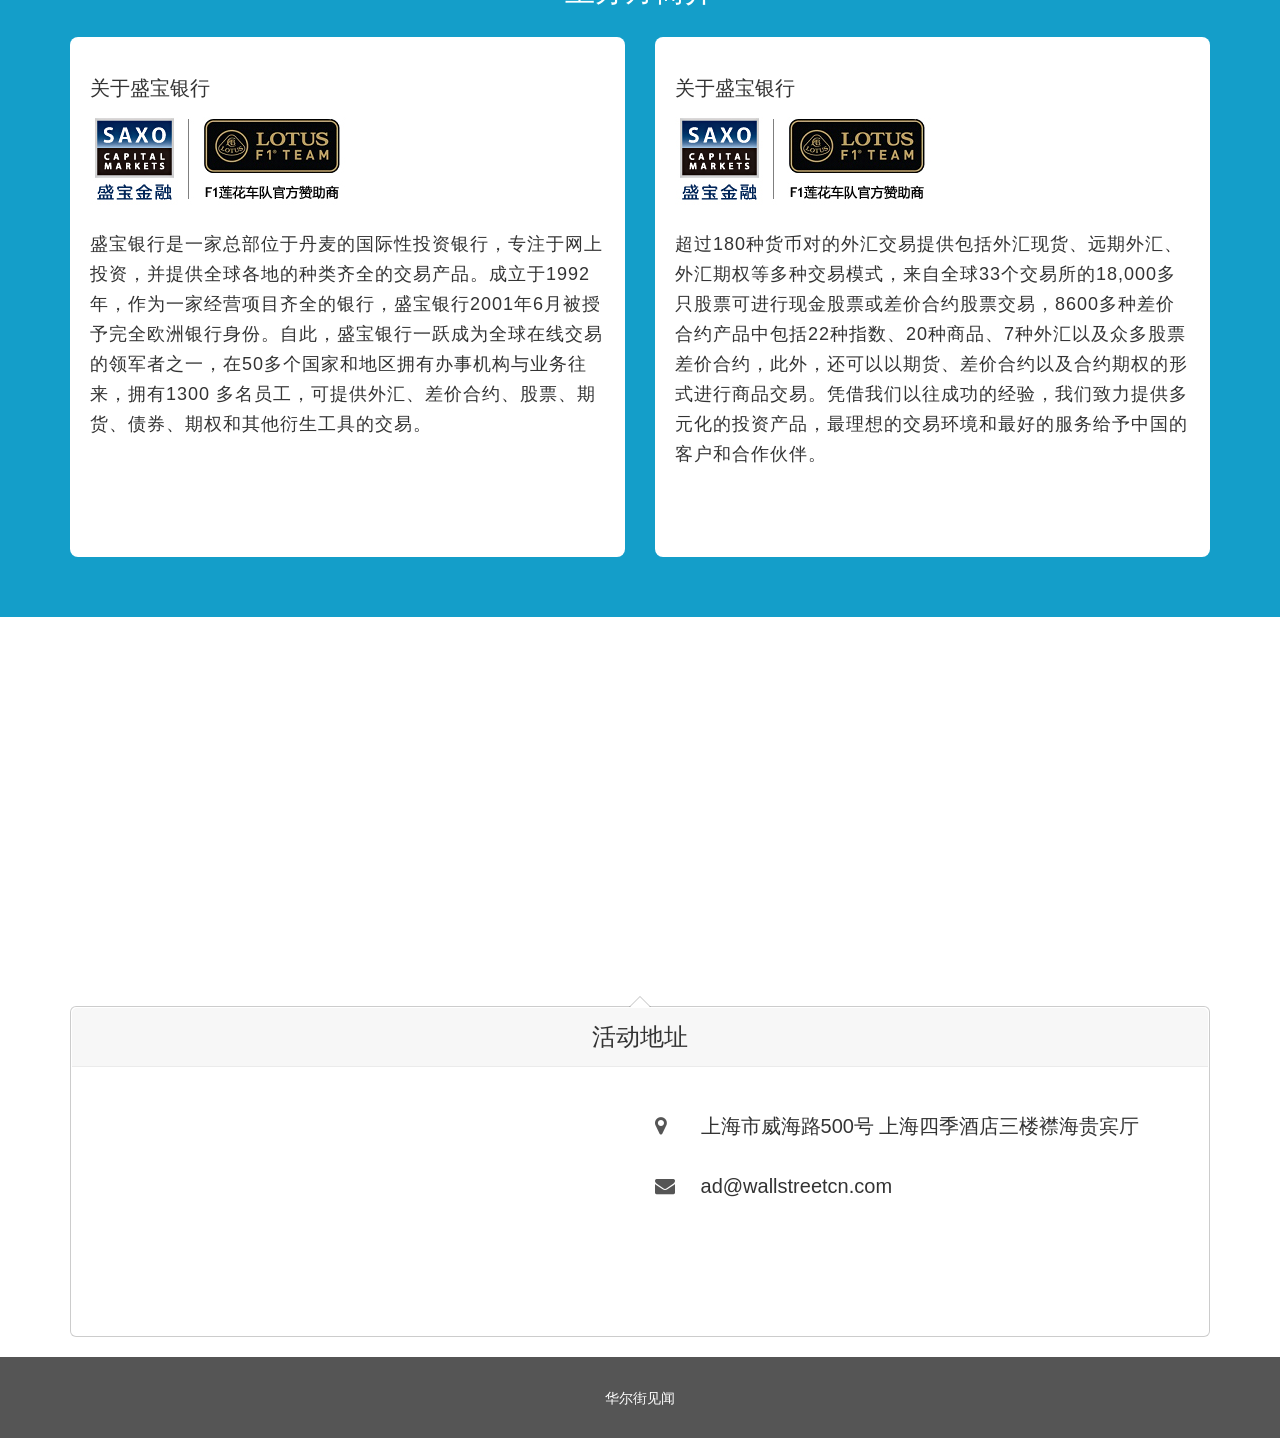
<file: wscnclub_2/index.html>
<!DOCTYPE html>
<!--[if IE 8]>         <html class="no-js lt-ie9"> <![endif]-->
<!--[if gt IE 8]><!--> <html class="no-js"> <!--<![endif]-->
  <head>
      <meta charset="utf-8">
      <!-- <meta http-equiv="X-UA-Compatible" content="IE=edge,chrome=1"> -->
      <!-- ///  page title  /// -->
      <title>SAXO讲座</title>
      <meta name="description" content="">
      <meta name="viewport" content="width=device-width, initial-scale=1">
      <!-- /// font icons  /// -->
      <link rel="stylesheet" type="text/css" href="assets/fonts/fontawesome/css/font-awesome.min.css">
      <link rel="stylesheet" type="text/css" href="assets/fonts/linecons/css/linecons.css">
      <!-- ///  google fonts  /// -->
      <!-- <link href='http://fonts.googleapis.com/css?family=Lato:100,300,400,700,900,100italic,300italic,400italic,700italic,900italic' rel='stylesheet' type='text/css'> -->
      <!-- ///  animate.css  /// -->
      <link rel="stylesheet" type="text/css" href="assets/css/plugins/animate/animate.css">
      <!-- ///  bootstrap-select.css /// -->
      <link rel="stylesheet" type="text/css" href="assets/css/plugins/select/bootstrap-select.css">
      <!-- ///  bootstrap.css  /// -->
      <link rel="stylesheet" type="text/css" href="bootstrap-3.1.1/css/bootstrap.css">      
      <!-- ///  main CSS file  /// -->        
      <link rel="stylesheet" type="text/css" href="assets/css/main.css">    
      <!-- colorbox.css    -->
      <link rel="stylesheet" type="text/css" href="assets/css/plugins/colorbox/colorbox.css">

      <style type="text/css">
        #cls-fix {
          font-family: "Hiragino Sans GB", "Microsoft YaHei", "WenQuanYi Micro Hei", sans-serif;
        }
        .list-unstyled {
          padding-top: 10px;
        }
        .list-unstyled li {
          margin-top: 20px;
        }
        h1 {
          font-size: 30px;
          font-family: sans-serif;
        }
        .popover-title {
          font-family: sans-serif;
        }
        img.fix-speaker {
          margin-bottom: 20px;
        }
        .fix-event-time {
          font-size: 18px;
          margin: 30px 0;
          
        }
        #countdown {
          /*Candara Calibri    Cambira*/
          font-family: Cambira, Calibri, sans-serif;
        }
        .navbar-custom .navbar-nav > li > a {
          font-weight: normal;
          font-size: 16px;
        }
        .promo .promo-text {
          padding: 40px 0;
        }
        .fix-panel {
          border-radius: 8px;
          padding: 20px;
          height: 520px;
          overflow: hidden;
          background-color: #fff;
        }
        .fix-info-title {
          font-size: 20px;
        }

        p.fix-info {
          font-size: 18px;
          /* font-family: sans-serif; */
          letter-spacing: 1px;
          /*word-break: break-all;*/
          line-height: 30px;
        }
        a.fix-mark {
          display: block;
          float: left;
          width: 150px;
          margin-left: 30px;
          color: inherit;
          text-decoration: none;
          cursor: pointer;
        }
        a.fix-mark h3 {
          font-size: 18px;
          margin-top: 20px;
        }

        .promo-text .subhead {
          font-size: 14px;
          /* font-family: sans-serif; */
          letter-spacing: 1px;
          word-break: break-all;
          line-height: 20px;
        }
        .counter {
          padding: 40px 0;
        }
        .schedule {
          padding: 40px 0;
        }
        .schedule .section-heading {
          margin-bottom: 40px;
        }
        .schedule .tab-content {
          padding-top: 0;
        }

        .faq .panel-collapse p.fix-info {
          font-size: 16px;
          letter-spacing: 1px;
        }
        #speakers {
          margin-bottom: 20px;
        }
        .subhead2 {
          font-size: 18px;
          line-height: 32px; 
        }
        .map-container {

        }
        #map {

        }
        .partners {
          padding: 40px 0;
        }
        .jiathis_style * {
          box-sizing: content-box;
        }
        .jiathis_style_32x32 * {
          box-sizing: content-box;
        }
        
        .promo .register {
          margin: 0; 
        }
        .fix-event-tip {
          font-size: 14px;
          color: #fff;
          margin: 20px 0;
        }
        a {
          text-decoration: none;
        }
        .fix-main-title {
          font-size: 30px;
        }
        .fix-hot {
          position: absolute;
          left: 1px;
          top: 1px;
        }
      </style> 
  </head>
  <body id="cls-fix" class="remove-scroll">
    <!-- ///  end header  /// -->
    
    <!-- ///  begin content  /// -->

    <!-- ///  begin promo  /// -->
   
    <!-- ///  preloader  /// -->

    <div class="preloader">
      <img src="assets/img/loader.GIF" class="loader" alt="">
    </div>        

    <!-- ///  begin header  /// -->

    <header class="main-header">
      <nav class="navbar navbar-custom navbar-fixed-top" role="navigation">
        <div class="container">

	<div style="background:yellow;">
	<img src="images/SBCN_Logo.png" style="height:60px;weight:60px;float:left;" alt""><p style="float:left;line-height:60px;text-align:center;font-size:30px;">SAXO讲座</p>
	</div>
          <!-- Brand and toggle get grouped for better mobile display -->
<!--
          <div class="navbar-header">
            <button type="button" class="navbar-toggle" data-toggle="collapse" data-target="#navbar-collapse">
              <span class="sr-only">Toggle navigation</span>
              <span class="icon-bar"></span>
              <span class="icon-bar"></span>
              <span class="icon-bar"></span>
            </button>
            
            <a class="navbar-brand" style="padding: 0 20px;" href="/"><span style="font-size: 18px;">Fw:SAXO讲座</span></a>
          </div>
-->
          <!--  Collect the nav links, forms, and other content for toggling --> 
<!--          
	  <div class="collapse navbar-collapse" id="navbar-collapse">
            <ul class="nav navbar-nav navbar-right" id="nav">
              <li class="active"><a href="#home">主页</a></li>
              <li><a href="#speakers">嘉宾简介</a></li>
              <li><a href="#schedule">活动议程</a></li>
              <li><a href="#photo">活动照片</a></li>
              <li><a href="#faqSection">主办方简介</a></li>
              <li><a href="#ourLocation">活动信息</a></li>
            </ul>
          </div>  
-->

        </div><!-- /.container-fluid -->
      </nav>
    </header>

    <!-- ///  end header  /// --> 
	<div class="promo" id="home" style="background-image:url(assets/img/bg/big.jpg);">
      <!-- ///  semitransparent layer  /// -->
      <div class="color-correction"></div> 
      <!-- ///  begin entry  /// -->         
      <div class="container">
        <div class="row">
          <!-- ///  begin text section  /// -->
          <div class="col-md-6 wow fadeInDown" data-wow-duration="2s">
            <div class="promo-text">
              <h1 class="fix-main-title">讲座主题：<br/>
                <span style="font-size: 24px; display: block; margin-top: 20px;">2014第四季度经济与市场展望</span>
              </h1>
              <hr>                  
              <p class="lead subhead">沉睡已久的外汇市场终于在第三季度醒来，市场波动性从金融危机以来的最低点反弹，市场交易也随之活跃。欧版量化宽松(QE)箭在弦上，美联储内部的升息呼声愈演愈烈，苏格兰独立公投折射出昔日“日不落帝国”的进一步衰落。美元指数能否突破05年以来的大三角区域，走出涨幅20%以上的牛市行情？黄金价格是否会重启跌势，坠向1000美元/盎司关口？让我们带着这些疑问，在盛宝银行集团上海站的讲座现场一起寻找答案，共同分享盛宝银行的第四季度经济与市场展望，剖析新一季度的风险和机遇！ </p>
            </div>
          </div>
          <!-- ///  end text section  /// -->
          <!-- ///  begin registration form  /// -->
          <div class="col-md-4 col-md-offset-2 wow fadeInUp" data-wow-duration="2s">
            <div class="fix-event-tip" style="margin-top: 40px; font-size: 16px; text-align: center;">
              10月25日火热登场～
            </div>
            <div class="register">
              <form role="form" method="POST" id="registrationForm" style="position: relative;">
                <img src="images/hot.gif" alt="" class="fix-hot" />
                <a class="btn btn-empty btn-block btn-lg" data-action="apply" href="https://www.jinshuju.net/f/dJAtKU">马上报名</a>
              </form>
              <div class="ok">
                <p class="icon"><i class="fa-check-circle-o fa fa-5x success-color"></i></p>
                <h3>Thanks!</h3>
                <p class="lead">Register complite</p>
                <button type="button" class="btn btn-warning" id="back">Back</button>
              </div>
            </div>
            <!-- tip -->
            <div class="fix-event-tip">
             
            </div>
            <!-- JiaThis Button BEGIN -->
              <div class="jiathis_style_32x32" style="">
                <a class="jiathis_button_qzone"></a>
                <a class="jiathis_button_tsina"></a>
                <a class="jiathis_button_tqq"></a>
                <a class="jiathis_button_weixin"></a>
                <a href="http://www.jiathis.com/share" class="jiathis jiathis_txt jtico jtico_jiathis" target="_blank"></a>
                <a class="jiathis_counter_style"></a>
              </div>
              <script type="text/javascript" src="http://v3.jiathis.com/code/jia.js?uid=1393984262901745" charset="utf-8"></script>
              <!-- JiaThis Button END -->
          </div>
          <!-- ///  end registration form  /// -->
        </div>            
      </div>
      <!-- ///  end entry  /// -->
    </div>       
    <!-- ///  end promo  /// --> 


    <!-- ///  begin speakers  /// -->
    <div class="speakers" id="speakers">
      <div class="container">            
        <div class="row mt20">
          <div class="col-md-4 wow fadeInLeft">
            <img class="fix-speaker" src="images/speaker_j.png" alt="" style="margin-top: 18px;" width="300" height="300">
          </div>
          <div class="col-md-8 wow fadeInRight">
            <h1>嘉宾简介</h1>
            <p class="lead" style="line-height: 1.5em;">罗康杰<br>
盛宝银行集团中国区首席分析师<br> 
盛宝银行旗下“盛宝交易圈”TradingFloor中文网主编<br>
</p>
            <hr>
            <p class="subhead2">罗先生具有金融行业近10年工作经历，曾就职于国内多家专业财经媒体和金融机构，具备丰富的金融知识，对产品、实战交易、交易风险等有全面深入的了解，擅于综合运用技术分析汇市及黄金市场的走势，其分析与走势精到，为盛宝客户及广大汇友提供了实时有效的第一时间参考资料。</p>
          </div>
        </div>
      </div>
    </div>
         
          
        </div>         
      </div>
    </div>
    <!-- ///  end speakers  /// -->


    <!-- ///  begin countdown  /// -->
    <div class="counter">
      <div class="container">
        <div class="row">
          <!-- ///  digits  /// -->
          <div class="col-md-8">
            <!-- ///  to start the countdown the only requirement is the data-date attribute /// -->
            <div class="row" id="countdown" data-date="2014/07/08">
              <div class="col-md-3 count-digits wow fadeInDown" data-wow-delay="1s">
                <p id="days"></p>
                <span class="lead">天</span>
              </div>
              <div class="col-md-3 count-digits wow fadeInDown" data-wow-delay="1.2s">
                <p id="hours"></p>
                <span class="lead">小时</span>
              </div>
              <div class="col-md-3 count-digits wow fadeInDown" data-wow-delay="1.4s">
                <p id="minutes"></p>
                <span class="lead">分钟</span>
              </div>
              <div class="col-md-3 count-digits wow fadeInDown" data-wow-delay="1.6s">
                <p id="seconds"></p>
                <span class="lead">秒</span>
              </div>
            </div>
          </div>                      
          <div class="col-md-4 text-center wow fadeInUp" data-wow-delay="1.8s">
            <h1>活动时间</h1>
            <p class="fix-event-time">
              2014年10月25日 1:00-4:00
            </p>
            
          </div>
        </div>
      </div>
    </div>
    <!-- ///  end countdown  /// -->
    
    <!-- ///  begin schedule  /// -->
    <div class="schedule" id="schedule">
      <div class="container"> 
        <div class="section-heading">
          <h1>活动议程</h1>
          
        </div>
        <div class="row">              
          <div class="col-md-12 wow fadeInDown">
            <!-- Nav tabs -->
            <ul class="nav nav-tabs nav-justified">
              <li class="active"><a href="#first-day" data-toggle="tab">10月25号</a></li>            
            </ul>
            <!-- Tab panes -->
            <div class="tab-content">
              <div class="tab-pane active" id="first-day">
                <div class="panel-group" id="accordion">
                  <div class="panel panel-default">
                    <div class="panel-heading">
                      <h4 class="panel-title">
                        <a data-toggle="collapse" data-parent="#accordion" href="">
                          1:00~1:30 签到领取资料 
                        </a>
                      </h4>
                    </div>
                    <div id="collapseOne" class="panel-collapse collapse">
                      <div class="panel-body">
                        <h4>见闻互动</h4>
                        <p>与华尔街见闻的核心管理团队面对面交流，欢迎提出建议，寻找合作契机。</p>
                      </div>
                    </div>
                  </div>
                  <div class="panel panel-default">
                    <div class="panel-heading">
                      <h4 class="panel-title">
                        <a data-toggle="collapse" data-parent="#accordion" href="">
                        1:00~2:00 平台体验 
                        </a>
                      </h4>
                    </div>
                    <div id="collapseTwo" class="panel-collapse collapse">
                      <div class="panel-body">
                        <h4>嘉宾演讲</h4>
                        <p>中国规模最大的对冲基金之一——景林资产管理有限公司董事总经理田峰作为主讲嘉宾，将发表“从沪港通看A股与港股投资机会”主题演讲。</p>
                      </div>
                    </div>
                  </div>
                  <div class="panel panel-default">
                    <div class="panel-heading">
                      <h4 class="panel-title">
                        <a data-toggle="collapse" data-parent="#accordion" href="">
                         2:00~3:30 主题演讲:外汇黄金决战2014 
                        </a>
                      </h4>
                    </div>
                    <div id="collapseThree" class="panel-collapse collapse">
                      <div class="panel-body">
                        <h4>听众问答</h4>
                        <p>现场听众将有机会与嘉宾进行Q&A互动，碰撞出思想火花。</p>
                      </div>
                    </div>
                  </div>
                  <div class="panel panel-default">
                    <div class="panel-heading">
                      <h4 class="panel-title">
                        <a data-toggle="collapse" data-parent="#accordion" href="">
                        3:30~4:00 互动问答
                        </a>
                      </h4>
                    </div>
                    <div id="collapseFour" class="panel-collapse collapse">
                      <div class="panel-body">
                        <h4>会后互动</h4>
                        <p>听众在会后若有任何建议与反馈，可以第一时间与华尔街见闻团队沟通。</p>
                      </div>
                    </div>
                  </div>
                </div>                          
              </div>
             
             
              </div>                 
            </div>                
          </div>
        </div>
      </div>
    </div>
    <!-- ///  end schedule  /// -->

    <!-- ///  begin video  /// -->
    
    <!-- ///  end video  /// -->

    <!-- ///  begin photos  /// -->
<!--
    <div class="photo" id="photo">
      <div class="container">            
        <div class="row mt20">
          <div class="col-md-6 wow fadeInLeft">
            <h1>往期活动</h1>
            <a class="lead" href="http://wallstreetcn.com/node/92224">华尔街见闻俱乐部第1期主题沙龙</a>
            <hr>
            <p class="fix-info">5月27日，以“经济转型与制度变革下的投资策略”为主题的华尔街见闻俱乐部第一期（WSCN Club）主题沙龙在上海环球金融中心顺利举办。“海际会”会长、上海重阳投资管理有限公司总裁王庆博士做了主题演讲，分享了在经济转型与制度变革背景下，成功构建投资组合的经验。</p>
          </div>
          <div class="col-md-6 wow fadeInRight">
            <div class="photo-wrapper">
              <div id="photoSlider" class="carousel slide" data-ride="carousel">
                <div class="carousel-inner">                      
                  <div class="item active">
                    <img src="assets/img/carousel/1.jpg" alt="">
                  </div>                      
                  <div class="item">
                    <img src="assets/img/carousel/2.jpg" alt="">
                  </div>
                  <div class="item">
                    <img src="assets/img/carousel/3.jpg" alt="">
                  </div>
                  <div class="item">
                    <img src="assets/img/carousel/4.jpg" alt="">
                  </div>
                  <div class="item">
                    <img src="assets/img/carousel/5.jpg" alt="">
                  </div>
                </div>
              </div>   
            </div>
            <div class="text-center">
              <div class="btn-group">
                <a href="#photoSlider" data-slide="prev" class="btn btn-empty-inverse">
                  <span class="glyphicon glyphicon-chevron-left"></span>
                </a>
                <a href="#photoSlider" data-slide="next" class="btn btn-empty-inverse">
                  <span class="glyphicon glyphicon-chevron-right"></span>
                </a>
              </div>                  
            </div>                                             
          </div>              
        </div>
      </div>
    </div>
	-->
    <!-- ///  end photos  /// -->

    <!-- ///  begin features  /// -->

    <!-- ///  end features  /// -->
    
    

    <!-- ///  begin testimonials  /// -->

    <!-- ///  end testimonials  /// -->
    
    <!-- ///  begin price  /// -->
    
    <!-- ///  end price  /// -->
    
    <!-- ///  begin faq  /// -->
    <div class="faq" id="faqSection">
      <div class="container">
        <h1 style="text-align: center; margin: 0; margin-bottom: 30px;">主办方简介</h1>
        <div class="row">
          
          <div class="col-md-6 wow fadeInLeft">
            <div class="fix-panel">
              <h3 class="fix-info-title">关于盛宝银行</h3>
              <p>
              <img src="images/image001.jpg" alt="" />
		<!--
              <img src="images/faq-code-1.png" alt="" style="float: right;" />
              -->
	      </p>
              <p class="fix-info">盛宝银行是一家总部位于丹麦的国际性投资银行，专注于网上投资，并提供全球各地的种类齐全的交易产品。成立于1992年，作为一家经营项目齐全的银行，盛宝银行2001年6月被授予完全欧洲银行身份。自此，盛宝银行一跃成为全球在线交易的领军者之一，在50多个国家和地区拥有办事机构与业务往来，拥有1300 多名员工，可提供外汇、差价合约、股票、期货、债券、期权和其他衍生工具的交易。</p>
              
            </div>
          </div>

          <div class="col-md-6 wow fadeInRight">
            <div class="fix-panel">
              <h3 class="fix-info-title">关于盛宝银行</h3>
              <p>
              <img src="images/image001.jpg" alt="" />
              </p>
              <p class="fix-info">超过180种货币对的外汇交易提供包括外汇现货、远期外汇、外汇期权等多种交易模式，来自全球33个交易所的18,000多只股票可进行现金股票或差价合约股票交易，8600多种差价合约产品中包括22种指数、20种商品、7种外汇以及众多股票差价合约，此外，还可以以期货、差价合约以及合约期权的形式进行商品交易。凭借我们以往成功的经验，我们致力提供多元化的投资产品，最理想的交易环境和最好的服务给予中国的客户和合作伙伴。</p>
              
            </div>        
          </div>          
            
        </div>
      </div>
    </div>
    <!-- ///  end faq  /// -->

    <!-- ///  begin partners  /// -->
<!--
    <div class="partners wow fadeInUp">
      <div class="container">
        <div class="section-heading">
          <h1>赞助商</h1>
        </div>
        <div class="row" style="margin-bottom: 30px;">  
          <div class="col-md-8">
            <h2 style="font-size: 26px;font-family: sans-serif;margin-top: 0; margin-bottom: 30px;">睿製（Rui'z Bespoke)高端定制</h2>
            <img src="images/ruiz-logo.png" alt="" style="width: 200px; height=auto; margin-bottom: 15px;">
            <p class="fix-info">
            睿製（Rui'z Bespoke) 是提供男装高级定制服务的专业机构。<br/>目前在上海、北京、成都、重庆设有直属门店，是国内最具英国“萨维尔街”定制精神的高端定制品牌。睿製秉承英伦绅士和萨维尔街精神，以最精致的进口面料和精湛的定制工艺，助力前进中的中国新绅士群体。</p>
          </div> 
          <div class="col-md-4">
            <a class="fix-mark">
              <img src="images/ruiz-mark-1.jpg" alt="" >
              <h3>官方微信</h3>
            </a>
            <a class="fix-mark">
              <img src="images/ruiz-mark-2.jpg" alt="" >
              <h3>官方微博</h3>
            </a>
          </div>
        </div>
        <div class="row" style="margin-bottom: 30px;">  
          <div class="col-md-8">
            <img src="images/tailorism-logo.png" alt="" style="width: 200px; height=auto; margin-bottom: 15px;">
            <p class="fix-info">
Tailorism 把移动互联网的思维带入历史悠久的衬衣定制行业，通过线上线下结合的方式为客人提供定制服务，将原本尊贵但繁琐的定制变得无比便捷而有趣：顾客在首次购买时享受专业着装顾问的免费上门量体服务，再次购买则在微信等线上平台完成。</p>
          </div> 
          <div class="col-md-4">
            <a class="fix-mark">
              <img src="images/tailorism-mark-1.png" alt="" >
              <h3>官方微信</h3>
            </a>
            <a class="fix-mark">
              <img src="images/tailorism-mark-2.png" alt="" >
              <h3>官方微博</h3>
            </a>
          </div>
        </div>
        <div class="row" style="margin-bottom: 30px;">  
          <div class="col-md-8">
            <img src="images/yongche-logo.png" alt="" style="width: 200px; height=auto; margin-bottom: 15px;">
            <p class="fix-info">易到用车是一款互联网打车应用，主打商务车和中高档车型，服务于都市精英人群。是机场接送、日常代步、接送客户的最佳选择。57个城市24小时服务，专业司机配驾。</p>
          </div> 
          <div class="col-md-4">
            <a class="fix-mark" style="float: right;" href="http://m.yongche.com">
              <img src="images/yongche-mark.png?v=1.1" alt="" >
              <h3>下载App</h3>
            </a>
          </div>
        </div>
      </div>
        
    </div>
-->
    <!-- ///  end partners  /// -->
      
    <!-- ///  begin map, subscribe, contacts  /// -->
    <!-- ///  set your venue address in data-location attribute  /// -->
    <div class="map" id="ourLocation" data-location="上海市威海路500号">
      
      <div class="" id="map"></div>
      <div class="location">
        <div class="container">
          <div class="row">
            <div class="col-xs-12">
              <div class="popover bottom">
                <div class="arrow"></div>
                <h2 class="popover-title">活动地址</h2>
                <div class="popover-content">
                  <div class="row">
                    <div class="col-sm-6">
                      <div class="street-view" id="panorama"></div>
                    </div>
                    <div class="col-sm-6">
                      <ul class="list-unstyled">
                        <li><i class="fa fa-map-marker info-color"></i> 上海市威海路500号 上海四季酒店三楼襟海贵宾厅<!-- （上海市浦东新区世纪大道100号） --></li>
                        <li><i class="fa fa-envelope info-color"></i> ad@wallstreetcn.com</li>
                      </ul>
                    </div>
                  </div>
                </div>
              </div>
            </div>
          </div>
        </div>
      </div>
    </div>
    <!-- ///  end map, subscribe, contacts  /// -->
    <!-- ///  end content  /// -->
    
    <!-- ///  begin footer  /// -->
    <footer class="main-footer">
      <div class="container">
        <div class="row">
          <div class="col-sm-12 social text-center">
            
          </div>
          <div class="col-sm-12 text-center">
            <span>华尔街见闻</span>
          </div>
        </div>
      </div>
    </footer>
    <!-- ///  end footer  /// -->

    <!-- ///  start script  /// -->
    <!-- ///  libs  /// -->
    <!-- // <script src="https://maps.googleapis.com/maps/api/js?sensor=false"></script>         -->
    <script src="assets/js/libs/modernizr-latest.js"></script>        
    <script src="assets/js/libs/jquery-1.11.0.min.js"></script>     
    <script src="bootstrap-3.1.1/js/bootstrap.min.js"></script>   
    <!-- ///  plugins  /// -->
    <script src="assets/js/plugins/fitvids/jquery.fitvids.js"></script>
    <script src="assets/js/plugins/select/bootstrap-select.min.js"></script>
    <script src="assets/js/plugins/gmap3/gmap3.min.js"></script>
    <script src="assets/js/plugins/scrollTo/jquery.scrollTo.js"></script>
    <script src="assets/js/plugins/nav/jquery.nav.js"></script>
    <script src="assets/js/plugins/countdown/countdown.js"></script>
    <script src="assets/js/plugins/placeholder/jquery.placeholder.js"></script>
    <script src="assets/js/plugins/validator/jquery.form-validator.min.js"></script>
    <script src="assets/js/plugins/wow/wow.min.js"></script>       
    <script src="assets/js/plugins/jquery.colorbox-min.js"></script>
    <script src="assets/js/main.js"></script>      
    
    <script type="text/javascript" src="http://api.map.baidu.com/api?v=2.0&ak=zlbXNBDjE5Z4wV7gg0Qw5n6F"></script>
    <script type="text/javascript">
      jQuery(function(){

        //在百度地图容器中创建一个地图
        var map = new BMap.Map("map");
        //定义一个中心点坐标
        var point = new BMap.Point(121.468893,31.233289);

        //设定地图的中心点和坐标并将地图显示在地图容器中
        map.centerAndZoom(point,18);
        //启用键盘上下左右键移动地图
        map.enableKeyboard();
        //
        addMapControl(map);

        //全景图展示
        var panorama = new BMap.Panorama('panorama');
        //
        panorama.setPosition(new BMap.Point(121.468893,31.233289));
        //
        panorama.setPov({heading: 40, pitch: 6});
        //全景图位置改变后，普通地图中心点也随之改变
        /*
        panorama.addEventListener('position_changed', function(e){ 
            var pos = panorama.getPosition();
            map.setCenter(new BMap.Point(pos.lng, pos.lat));
            marker.setPosition(pos);
        });*/

        //创建marker对象
        var marker = new BMap.Marker(point); 
        //
        marker.enableDragging();
        //
        marker.addEventListener('dragend',function(e){
            //拖动marker后，全景图位置也随着改变
            panorama.setPosition(e.point); 
            panorama.setPov({heading: 40, pitch: 6});
        });
        //
        map.addOverlay(marker); 

        //地图控件添加函数：
        function addMapControl(map){
          //向地图中添加缩放控件
          var ctrl_nav = new BMap.NavigationControl({anchor:BMAP_ANCHOR_TOP_LEFT,type:BMAP_NAVIGATION_CONTROL_LARGE});
          map.addControl(ctrl_nav);
          //向地图中添加比例尺控件
          var ctrl_sca = new BMap.ScaleControl({anchor:BMAP_ANCHOR_BOTTOM_LEFT});
          map.addControl(ctrl_sca);
        }

      });    
    </script>
       
  </body>
</html>
</file>
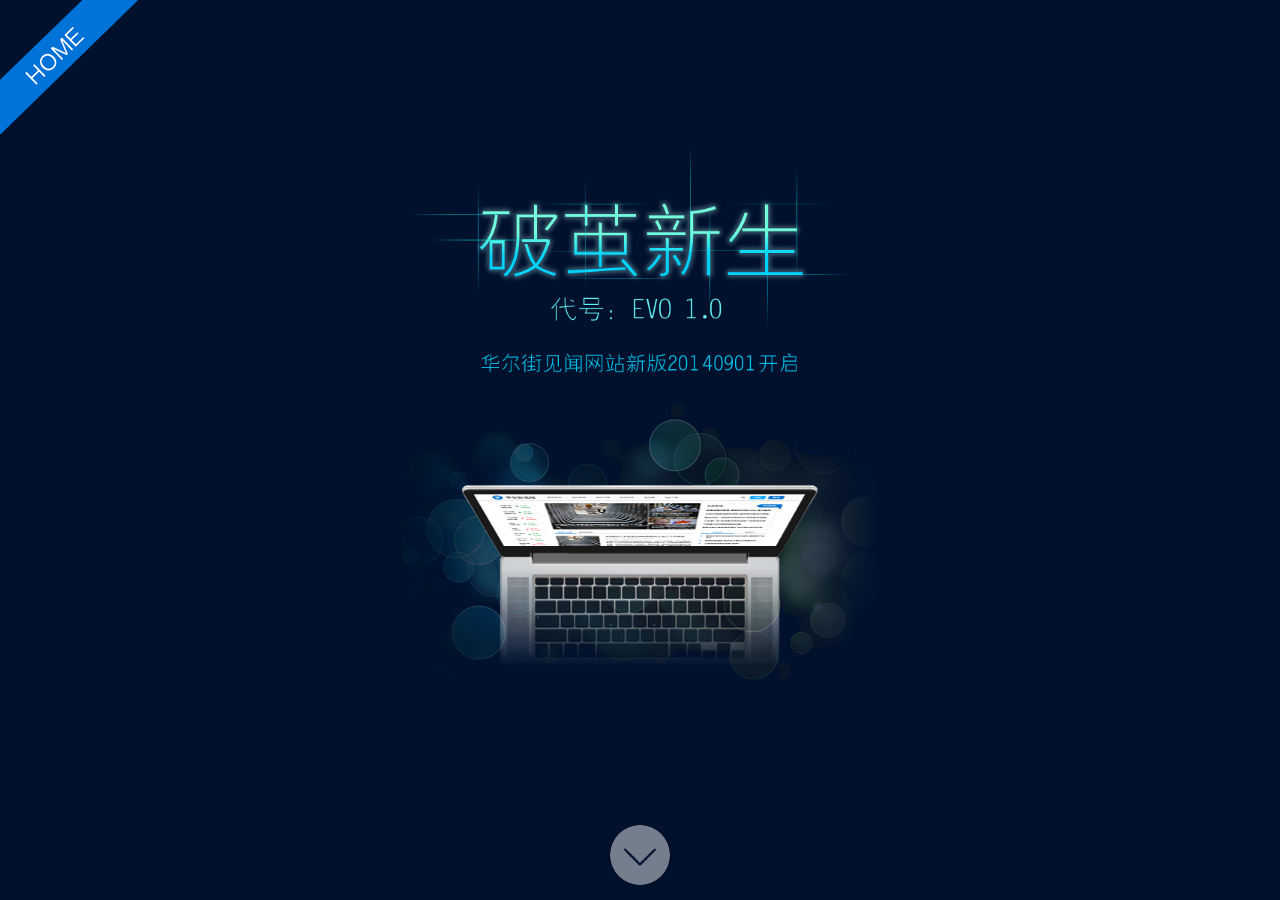
<file: newses/evo1.0/index.html>
<!DOCTYPE html>
<html lang="zh-CN">
<head>
    <meta charset="UTF-8">
    <title>evolution</title>
    <meta http-equiv="X-UA-Compatible" content="IE=edge">
    <meta name="viewport" content="width=device-width, initial-scale=1, maximum-scale=1, user-scalable=no">
    <link rel="stylesheet" href="css/style.css">
    <script type="text/javascript">
02
function uaredirect(murl){
03
    try{
04
        if(document.getElementById("bdmark") != null) {
05
            return
06
        }
07
        var urlhash = window.location.hash;
08
        if(!urlhash.match("fromapp")){
09
            if((navigator.userAgent.match(/(iPhone|iPod|Android|ios|iPad)/i))){
10
                location.replace(murl);
11
            }
12
        }
13
    }catch(err){}
14
}
15
uaredirect("http://activity.wallstreetcn.com/newses/evo1.0_m/");
16
</script>
</head>
<body>
    <a href="http://wallstreetcn.com/"class="pos_fixed"><img src="img/home.png"></a>
    <div id="bg1" class="bg">
        <img src="img/bg_1.png" alt="" class="center" width="477" height="609">
        <img src="img/arrow_white.png" data-action="moveout" class="control"></img>
    </div>
    <div id="bg2" class="bg">
        <img src="img/bg_2.png" alt="" class="center" width="477" height="573">
        <img src="img/arrow_white.png" data-action="moveout" class="control"></img>
    </div>
    <div id="bg3" class="bg">
        <img src="img/bg_3.png" alt="" class="center" width="429" height="486">
        <img src="img/arrow_blue.png" data-action="moveout" class="control"></img>
    </div>
    <div id="bg4" class="bg">
        <img src="img/bg_4_left.png" alt="" class="left" width="345" height="285">
        <img src="img/bg_4_right.png" alt="" class="right" width="207" height="399">
        <img src="img/arrow_white.png" data-action="moveout" class="control"></img>
    </div>
    <div id="bg5" class="bg">
        <img src="img/bg_5_left.png" alt="" class="left" width="423" height="162">
        <img src="img/bg_5_right.png" alt="" class="right" width="444" height="498">
        <img src="img/arrow_blue.png" data-action="moveout" class="control"></img>
    </div>
    <div id="bg6" class="bg">
        <img src="img/bg_6_left.png" alt="" class="left" width="371" height="245">
        <img src="img/bg_6_right.png" alt="" class="right" width="353" height="407">
        <img src="img/arrow_white.png" data-action="moveout" class="control"></img>
    </div>
    <div id="bg7" class="bg">
        <img src="img/bg_7.png" alt="" class="center" width="477" height="540">
        <img src="img/arrow_white.png" data-action="moveout" class="control"></img>
    </div>
    <div id="bg8" class="bg">
        <img src="img/bg_8.png" alt="" class="center" width="477" height="420" style="margin-top: 30px;">
        <div class="toolbar">
            <a href="http://wallstreetcn.com/node/207686" target="_blank" class="btn left">
                <img src="img/button.png" alt="">
            </a>

        </div>
        <!-- <img src="img/button.png" alt="" data-action="tip" class="button" width="254" height="40"> -->
        <img src="img/arrow_white.png" data-action="reset" class="control"></img>
    </div>
    <div id="tip">
        <img src="img/tip.png" alt="" class="img" width="200" height="135">
    </div>

    <!-- Google Analytics -->
<script>
  (function(i,s,o,g,r,a,m){i['GoogleAnalyticsObject']=r;i[r]=i[r]||function(){
  (i[r].q=i[r].q||[]).push(arguments)},i[r].l=1*new Date();a=s.createElement(o),
  m=s.getElementsByTagName(o)[0];a.async=1;a.src=g;m.parentNode.insertBefore(a,m)
  })(window,document,'script','//www.google-analytics.com/analytics.js','ga');
  ga('create', 'UA-19303398-2', 'auto');
  ga('send', 'pageview');
</script>
<!-- E:Google Analytics -->

<!-- S:Baidu Analytics -->
<script>var _hmt = _hmt || []; (function() {  var hm = document.createElement("script");  hm.src = "//hm.baidu.com/hm.js?c9477ef9d8ebaa27c94f86cc3f505fa5";  var s = document.getElementsByTagName("script")[0];   s.parentNode.insertBefore(hm, s); })(); </script>
<!-- E:Baidu Analytics -->


    <script type="text/javascript" src="js/jquery.js"></script>
    <script type="text/javascript" src="js/main.js"></script>
</body>
</html>
</file>
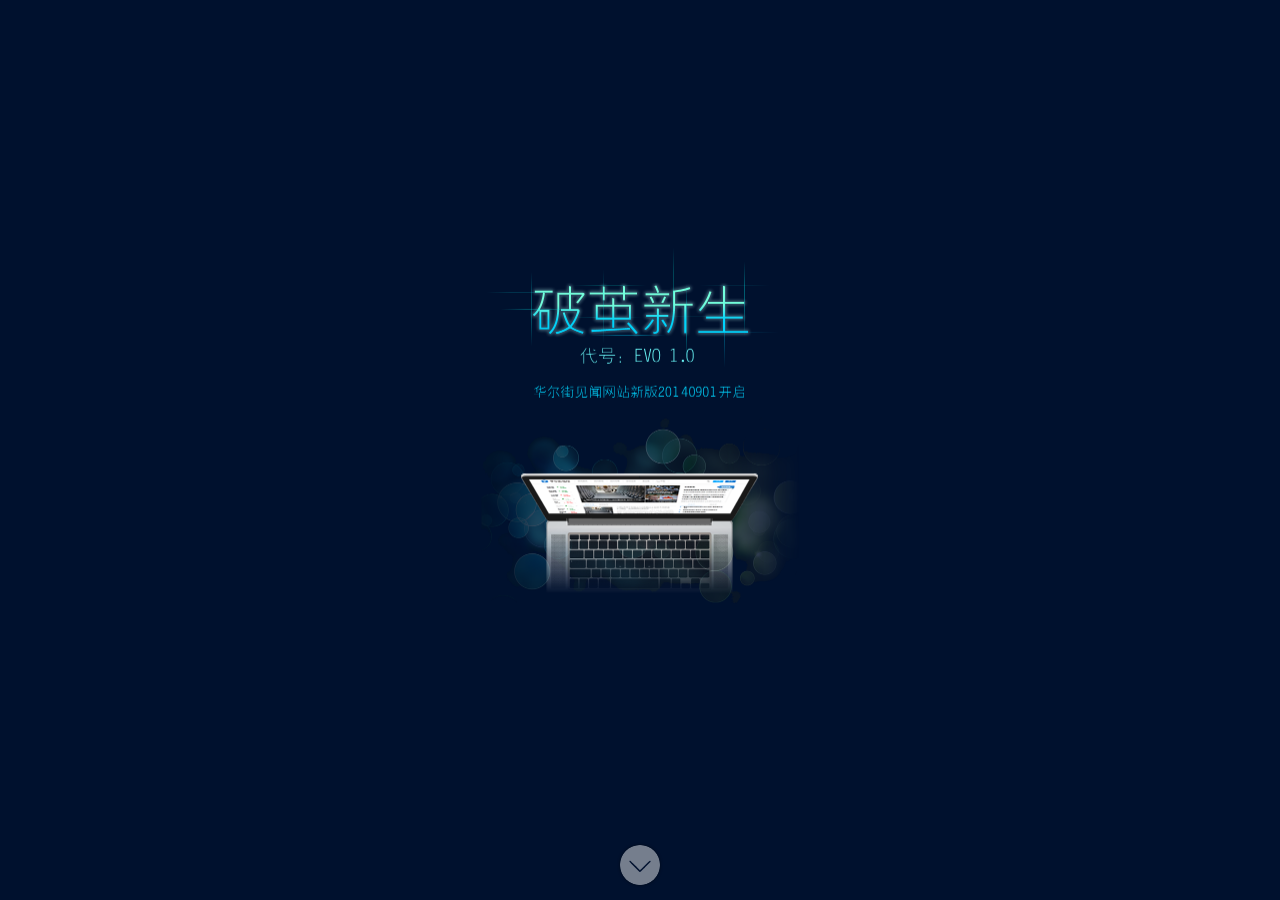
<file: newses/evo1.0_m/index.html>
<!DOCTYPE html>
<html lang="zh-CN">
<head>
    <meta charset="UTF-8">
    <title>华尔街见闻网站新版上线</title>
    <meta http-equiv="X-UA-Compatible" content="IE=edge">
    <meta name="viewport" content="width=device-width, initial-scale=1, maximum-scale=1, user-scalable=no">
    <link rel="stylesheet" href="css/style.css">
</head>
<body>
    <div id="bg1" class="bg">
        <img src="img/bg_1.png" alt="" class="center" width="318" height="406">
        <img src="img/arrow_white.png" data-action="moveout" class="control"></img>
    </div>
    <div id="bg2" class="bg">
        <img src="img/bg_2.png" alt="" class="center" width="318" height="382">
        <img src="img/arrow_white.png" data-action="moveout" class="control"></img>
    </div>
    <div id="bg3" class="bg">
        <img src="img/bg_3.png" alt="" class="center" width="318" height="360">
        <img src="img/arrow_blue.png" data-action="moveout" class="control"></img>
    </div>
    <div id="bg4" class="bg">
        <img src="img/bg_4_left.png" alt="" class="left" width="230" height="190">
        <img src="img/bg_4_right.png" alt="" class="right" width="138" height="266">
        <img src="img/arrow_white.png" data-action="moveout" class="control"></img>
    </div>
    <div id="bg5" class="bg">
        <img src="img/bg_5_left.png" alt="" class="left" width="283" height="108">
        <img src="img/bg_5_right.png" alt="" class="right" width="296" height="332">
        <img src="img/arrow_blue.png" data-action="moveout" class="control"></img>
    </div>
    <div id="bg6" class="bg">
        <img src="img/bg_6_left.png" alt="" class="left" width="247" height="163">
        <img src="img/bg_6_right.png" alt="" class="right" width="235" height="271">
        <img src="img/arrow_white.png" data-action="moveout" class="control"></img>
    </div>
    <div id="bg7" class="bg">
        <img src="img/bg_7.png" alt="" class="center" width="318" height="360">
        <img src="img/arrow_white.png" data-action="moveout" class="control"></img>
    </div>
    <div id="bg8" class="bg">
        <img src="img/bg_8.png" alt="" class="center" width="318" height="280" style="margin-top: 30px;">
        <div class="toolbar">
            <a href="http://www.jiathis.com/send/?webid=tsina&url=http://activity.wallstreetcn.com/newses/evo1.0_m/&title=华尔街见闻网站新版上线（代号：EVO 1.0），100名深度用户的体验回馈、1000套参考案例、5版设计demo、4轮修改……为每一次投资，节省20%的时间。@华尔街见闻&uid=1393984262901745" target="_blank" class="btn left">
                <img src="img/btn_weibo.png" alt="">
            </a>
            <a href="http://www.jiathis.com/send/?webid=cqq&url=http://activity.wallstreetcn.com/newses/evo1.0_m/&title=华尔街见闻网站新版上线（代号：EVO 1.0），100名深度用户的体验回馈、1000套参考案例、5版设计demo、4轮修改……为每一次投资，节省20%的时间。@华尔街见闻&uid=1393984262901745" target="_blank" class="btn right">
                <img src="img/btn_qq.png" alt="">
            </a>
        </div>
        <!-- <img src="img/button.png" alt="" data-action="tip" class="button" width="254" height="40"> -->
        <img src="img/arrow_white.png" data-action="reset" class="control"></img>
    </div>
    <div id="tip">
        <img src="img/tip.png" alt="" class="img" width="200" height="135">
    </div>
    <script type="text/javascript" src="js/jquery.js"></script>
    <script type="text/javascript" src="js/main.js"></script>
    
    <!-- Google Analytics -->
    <script>
      (function(i,s,o,g,r,a,m){i['GoogleAnalyticsObject']=r;i[r]=i[r]||function(){
      (i[r].q=i[r].q||[]).push(arguments)},i[r].l=1*new Date();a=s.createElement(o),
      m=s.getElementsByTagName(o)[0];a.async=1;a.src=g;m.parentNode.insertBefore(a,m)
      })(window,document,'script','//www.google-analytics.com/analytics.js','ga');
      ga('create', 'UA-19303398-2', 'auto');
      ga('send', 'pageview');
    </script>
    <!-- E:Google Analytics -->
    
    <!-- S:Baidu Analytics -->
    <script>var _hmt = _hmt || []; (function() {  var hm = document.createElement("script");  hm.src = "//hm.baidu.com/hm.js?c9477ef9d8ebaa27c94f86cc3f505fa5";  var s = document.getElementsByTagName("script")[0];   s.parentNode.insertBefore(hm, s); })(); </script>
    <!-- E:Baidu Analytics -->
    
</body>
</html>
</file>
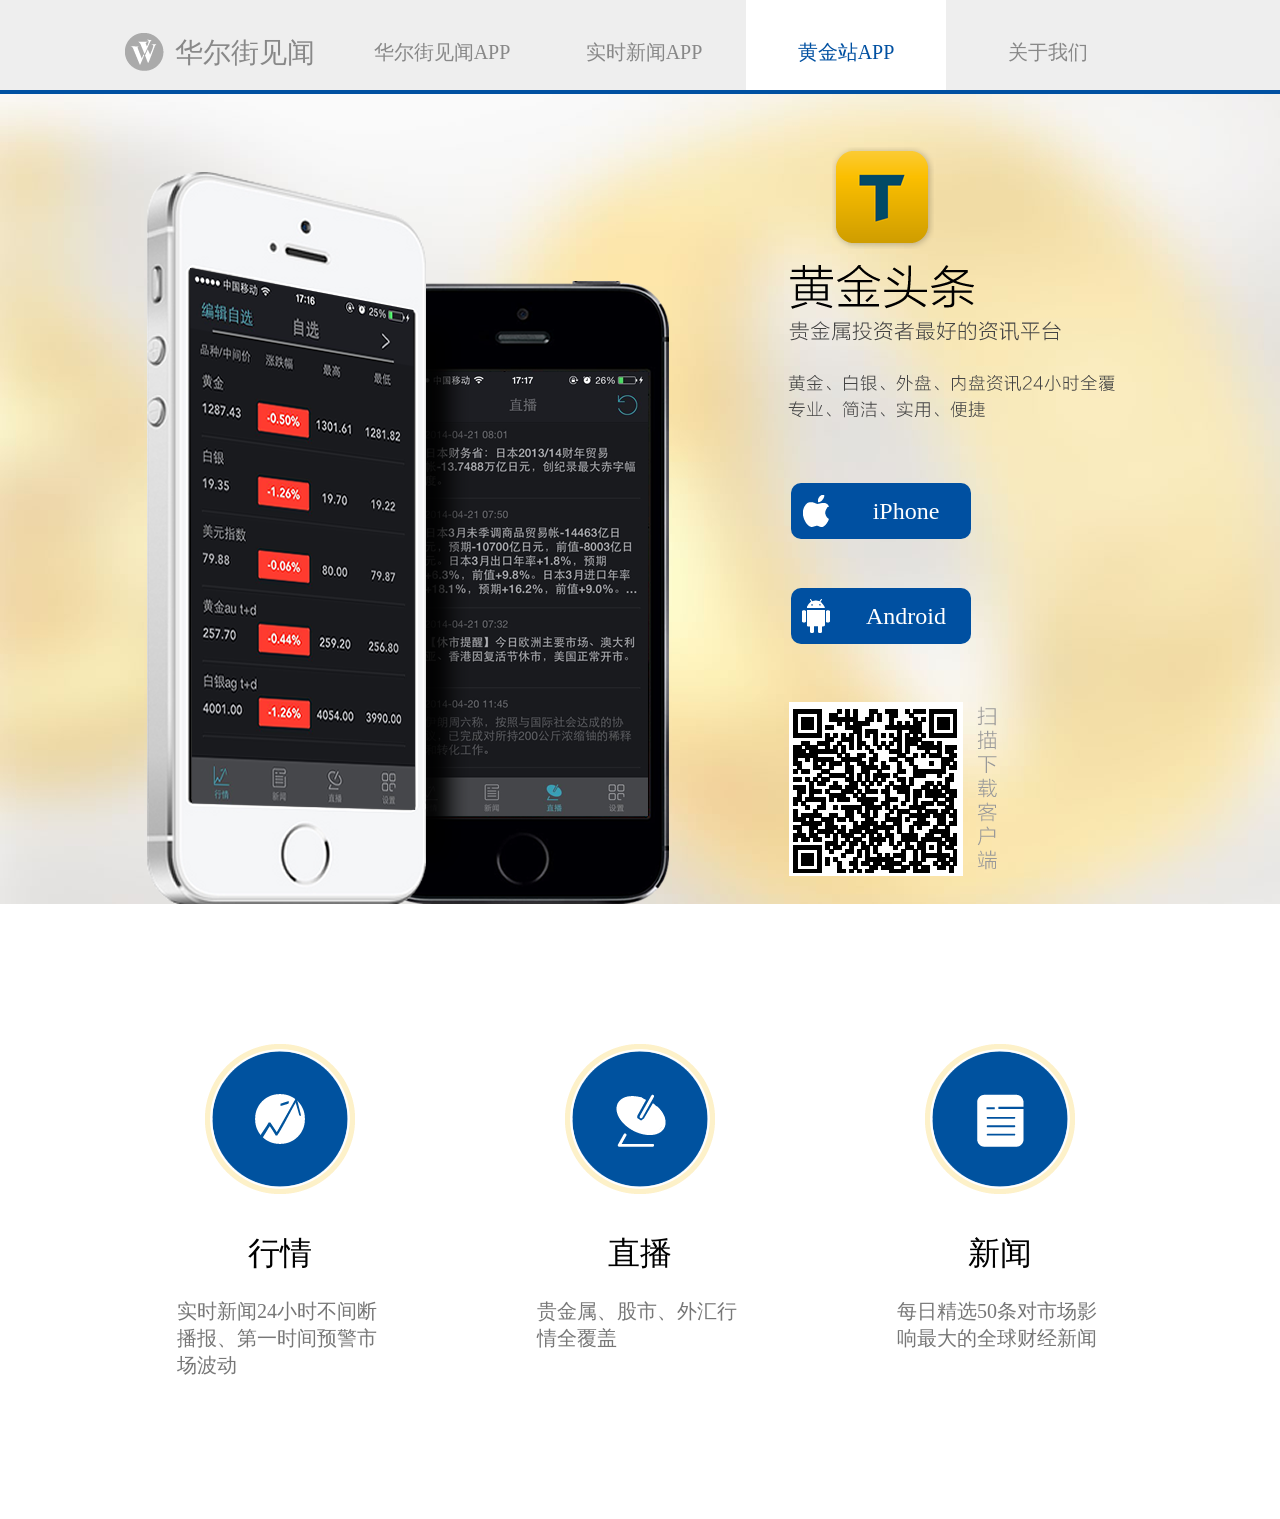
<file: app/gold.html>
<!DOCTYPE html>
<html lang="zh-CN">
<head>
    <meta charset="utf-8">
    <title>华尔街见闻推广</title>
    <link rel="stylesheet" href="css/style.css?v1.05">
    <script>var _hmt = _hmt || []; (function() {  var hm = document.createElement("script");  hm.src = "//hm.baidu.com/hm.js?c9477ef9d8ebaa27c94f86cc3f505fa5";  var s = document.getElementsByTagName("script")[0];   s.parentNode.insertBefore(hm, s); })(); </script>
</head>
<body id="gold-app">
<script>
  (function(i,s,o,g,r,a,m){i['GoogleAnalyticsObject']=r;i[r]=i[r]||function(){
  (i[r].q=i[r].q||[]).push(arguments)},i[r].l=1*new Date();a=s.createElement(o),
  m=s.getElementsByTagName(o)[0];a.async=1;a.src=g;m.parentNode.insertBefore(a,m)
  })(window,document,'script','//www.google-analytics.com/analytics.js','ga');
  ga('create', 'UA-19303398-2', 'auto');
  ga('send', 'pageview');
</script>
    <div class="html head">
        <div class="container">
            <div class="row">
                <a href="http://wallstreetcn.com/" class="span nav title">华尔街见闻</a>
                <a href="/app/index.html" class="span nav">华尔街见闻APP</a>
                <a href="/app/livenews.html" class="span nav">实时新闻APP</a>
                <a href="/app/gold.html" class="span nav active">黄金站APP</a>
                <a href="/about" class="span nav">关于我们</a>
            </div>
        </div>
    </div>
    <div class="html content">
        <div class="container">
            <div class="main">
                <a class="button apple" href="https://itunes.apple.com/us/app/huang-jin-tou-tiao-yong-zi/id906324709?l=zh&ls=1&mt=8">
                    <span class="icon"></span>
                    <span class="text">
                        iPhone
                    </span>

                </a>
                <a class="button android" href="http://activity.wallstreetcn.com/apk/Goldheadline_1.0.2.apk">
                    <span class="icon"></span>
                    <span class="text">
                        Android
                        <!--
                        <span class="label"></span>
                        <span class="tip">即将上线</span>
                        -->
                    </span>
                </a>
            </div>
        </div>
    </div>
    <div class="html foot">
        <div class="container">
            <div class="row">
                <div class="span4">
                    <div class="section">
                        <img class="logo" src="img/market.png?v1.1" alt="新闻"/>
                        <h3 class="title">行情</h3>
                        <p class="desc">
                            实时新闻24小时不间断播报、第一时间预警市场波动
                        </p>
                    </div>
                </div>
                <div class="span4">
                    <div class="section">
                        <img class="logo" src="img/livenews.png?v1.1" alt="直播"/>
                        <h3 class="title">直播</h3>
                        <p class="desc">
                            贵金属、股市、外汇行情全覆盖
                        </p>
                    </div>
                </div>
                <div class="span4">
                    <div class="section">
                        <img class="logo" src="img/news.png?v1.1" alt="行情"/>
                        <h3 class="title">新闻</h3>
                        <p class="desc">
                            每日精选50条对市场影响最大的全球财经新闻
                        </p>
                    </div>
                </div>
            </div>
        </div>
    </div>
</body>
</html>
</file>
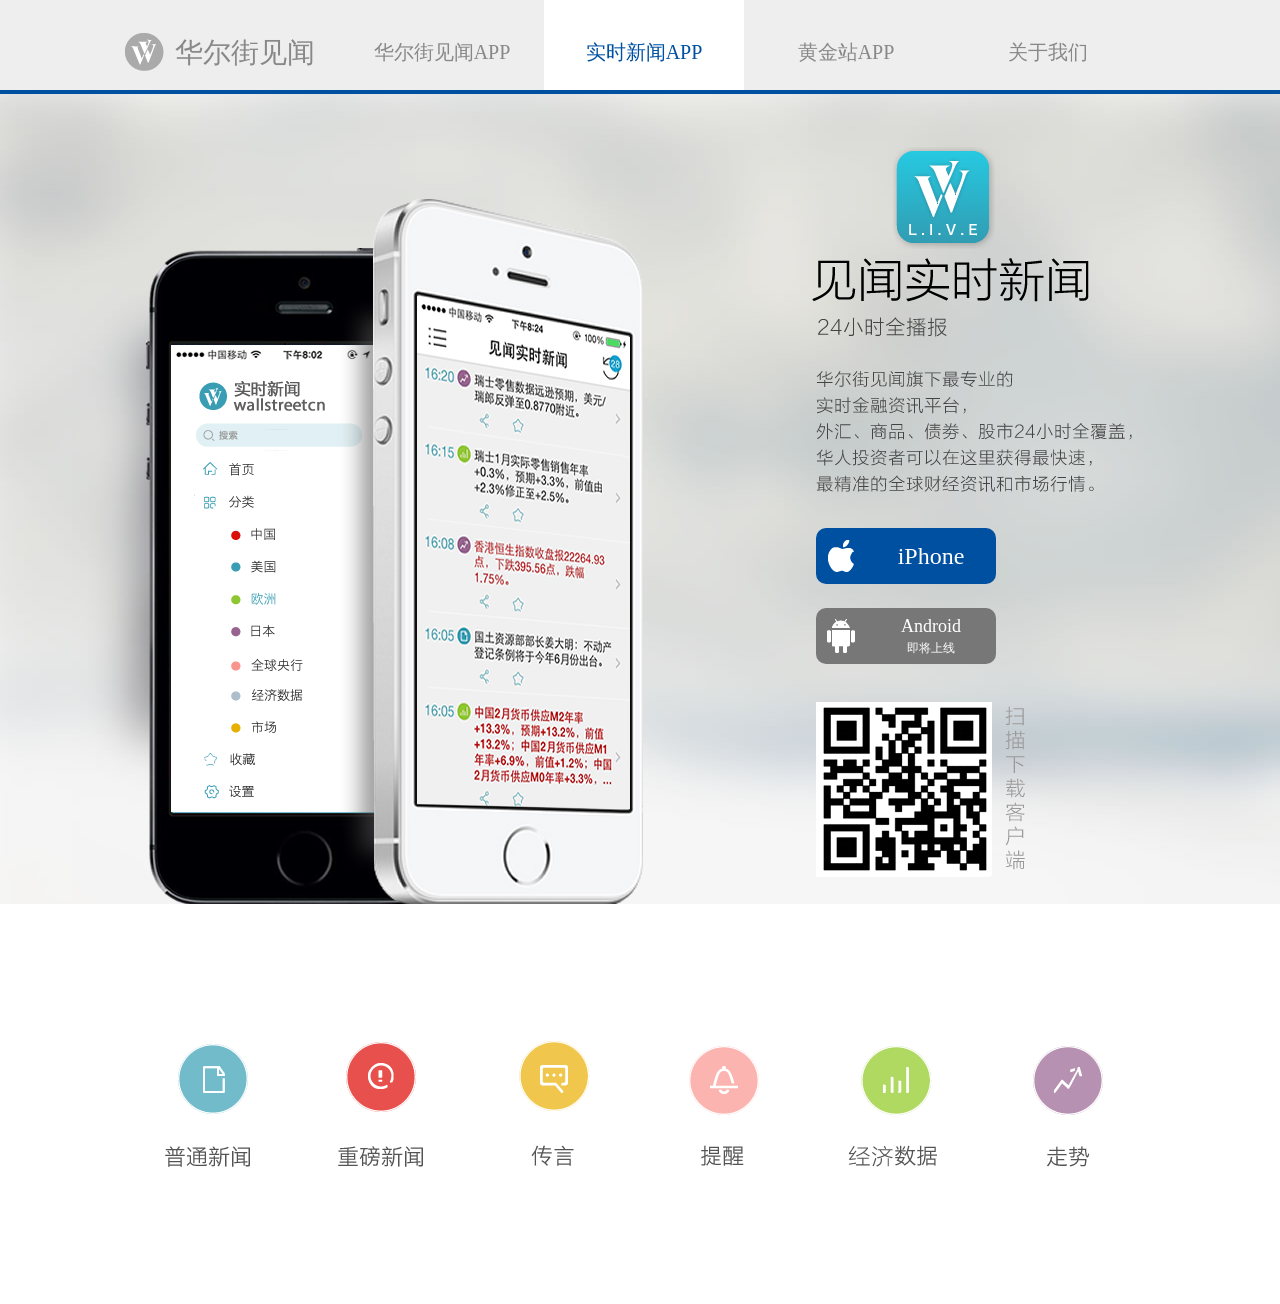
<file: app/livenews.html>
<!DOCTYPE html>
<html lang="zh-CN">
<head>
    <meta charset="utf-8">
    <title>华尔街见闻实时新闻APP推广页面</title>
    <link rel="stylesheet" href="css/style.css?v1.05">
    <script>var _hmt = _hmt || []; (function() {  var hm = document.createElement("script");  hm.src = "//hm.baidu.com/hm.js?c9477ef9d8ebaa27c94f86cc3f505fa5";  var s = document.getElementsByTagName("script")[0];   s.parentNode.insertBefore(hm, s); })(); </script>
</head>
<body id="livenews-app">
<script>
  (function(i,s,o,g,r,a,m){i['GoogleAnalyticsObject']=r;i[r]=i[r]||function(){
  (i[r].q=i[r].q||[]).push(arguments)},i[r].l=1*new Date();a=s.createElement(o),
  m=s.getElementsByTagName(o)[0];a.async=1;a.src=g;m.parentNode.insertBefore(a,m)
  })(window,document,'script','//www.google-analytics.com/analytics.js','ga');
  ga('create', 'UA-19303398-2', 'auto');
  ga('send', 'pageview');
</script>
    <div class="html head">
        <div class="container">
            <div class="row">
                <a href="http://wallstreetcn.com/" class="span nav title">华尔街见闻</a>
                <a href="/app/index.html" class="span nav ">华尔街见闻APP</a>
                <a href="/app/livenews.html" class="span nav active">实时新闻APP</a>
                <a href="/app/gold.html" class="span nav" >
                    黄金站APP
                </a>
                <a href="/about" class="span nav">关于我们</a>
            </div>
        </div>
    </div>
    <div class="html content">
        <div class="container">
            <div class="main">
                <a class="button apple" href="https://itunes.apple.com/cn/app/jian-wen-shi-shi-xin-wen/id797430606?mt=8">
                    <span class="icon"></span>
                    <span class="text">iPhone</span>
                </a>
                <a class="button android disabled" href="javascript:void(0);">
                    <span class="icon"></span>
                    <span class="text">
                        <span class="label">Android</span>
                        <span class="tip">即将上线</span>
                    </span>
                </a>
            </div>
        </div>
    </div>
    <div class="html foot">

    </div>
</body>
</html>
</file>
<file: activity/style.css>
@charset "utf-8";
/*reset*/
@charset "utf-8";
body,h1,h2,h3,h4,h5,h6,hr,p,dl,dt,dd,ul,ol,li,form,fieldset,legend,button,input,textarea,th,td{margin:0;padding:0;}
body,button,input,select,textarea{font:12px/1.5 "Tahoma","Microsoft Yahei" !important;}
* html body{text-align: center;}
h1,h2,h3,h4,h5,h6{font-size:100%;}
em,i{font-style:normal;}
fieldset,img{border:0;}


.container-1 {
    background-color: #7296D0;
}
.container-2 {
    background-color: #640062;
    padding: 30px 0;
}

#wrapper {
    position: relative;
    width: 1042px;
    height: 536px;
    margin: 0 auto;
    background: url(img/guess.png) 0 0 no-repeat;
}

#count-down {
    position: absolute;
    width: 291px;
    height: 162px;
    background: url(img/daojishi.png) 0 0 no-repeat;
    top: 50px;
    right: 30px;
}

#day {
    position: absolute;
    color: #C31E33;
    font-size: 100px;
    height: 100px;
    line-height: 100px;
    width: 100px;
    text-align: center;
    top: 40px;
    left: 75px;
}
.container-3 {
    background-color: #7296D0;
    padding: 30px 0;
}

.custom-img {
    display: block;
    margin: 0 auto;
}
</file>
<file: activity_2/style.css>
@charset "utf-8";
/*reset*/
@charset "utf-8";
body,h1,h2,h3,h4,h5,h6,hr,p,dl,dt,dd,ul,ol,li,form,fieldset,legend,button,input,textarea,th,td{margin:0;padding:0;}
body,button,input,select,textarea{font:12px/1.5 "Tahoma","Microsoft Yahei" !important;}
* html body{text-align: center;}
h1,h2,h3,h4,h5,h6{font-size:100%;}
em,i{font-style:normal;}
fieldset,img{border:0;}
a {
    color: inherit;
    text-decoration: none;
}

li {
    list-style: none;
}

.container-1 {
    background-color: #EBE5C4;
}
.container-2 {
    background-color: #4B5876;
    padding: 30px 0;
}

#wrapper {
    position: relative;
    width: 1055px;
    height: 492px;
    margin: 0 auto;
    background: url(img/guess.png) 0 0 no-repeat;
}

#count-down {
    position: absolute;
    width: 291px;
    height: 162px;
    background: url(img/daojishi-2.png) 0 0 no-repeat;
    top: 2px;
    right: 30px;
}

#day {
    position: absolute;
    color: #C31E33;
    font-size: 100px;
    height: 100px;
    line-height: 100px;
    width: 100px;
    text-align: center;
    top: 40px;
    left: 75px;
}
.container-3 {
    background-color: #2D3444;
    padding: 30px 0;
}

#box { 
    position: relative;
    width: 1042px;
    height: 800px;
    margin: 0 auto;
}

.custom-img {
    display: block;
    margin: 0 auto;
}

#boxlittle{ 
    width: 702px;
    height: 785px;
    background: url(img/word.png) 0 0 no-repeat;
    float: left;
}
#sidebox {
    position: absolute;
    top: 0;
    right: 0;
    width: 390px;
}

.news-list .news {
    position: relative;
    padding-left: 1em;
    margin-bottom: 20px;
    font-size: 14px;
    line-height: 21px;
    color: #EBE5C4;
}

.news-list .news:hover{
    color: #687BAA;
}

.news-list .news:before {
    display: inline-block;
    position: absolute;
    content: "";
    left: 0;
    top: 8px;
    width: 6px;
    height: 6px;
    border-radius: 50%;
    background-color: #687BAA;
}
.news-tilte {
    margin: 60px 0;
    font-weight: normal;
    font-size: 24px;
    width: 156px;
    text-align: center;
    line-height: 52px;
    color: #E95659;
    border: 1px solid #FFF1B9;
}
</file>
<file: activity_3/style.css>
@charset "utf-8";
/*reset*/
@charset "utf-8";
body,h1,h2,h3,h4,h5,h6,hr,p,dl,dt,dd,ul,ol,li,form,fieldset,legend,button,input,textarea,th,td{margin:0;padding:0;}
body,button,input,select,textarea{font:12px/1.5 "Tahoma","Microsoft Yahei" !important;}
* html body{text-align: center;}
h1,h2,h3,h4,h5,h6{font-size:100%;}
em,i{font-style:normal;}
fieldset,img{border:0;}
a {
    color: inherit;
    text-decoration: none;
}

li {
    list-style: none;
}

#content {
    width: 100%;
    overflow: hidden;
    position: relative;
}

#main {
    position: relative;
    max-width: 100%;
    z-index: 5;
    display: block;
    margin: 0 auto;
}

#container-1 {
    position: absolute;
    z-index: 1;
    width: 100%;
    height: 430px;
    background-color: #ed9500;
}
#container-2 {
    position: absolute;
    z-index: 1;
    width: 100%;
    height: 702px;
    top: 436px;
    background-color: #547ab4;
}
#container-3 {
    position: absolute;
    z-index: 1;
    width: 100%;
    height: 408px;
    top: 1147px;
    background-color: #dc7f92;
}
#container-4 {
    position: absolute;
    z-index: 1;
    width: 100%;
    height: 379px;
    top: 1564px;
    background-color: #e6b245;
}
</file>
<file: wscnclub_2/assets/fonts/linecons/css/linecons.css>
@font-face {
  font-family: 'linecons';
  src: url('../font/linecons.eot?22524849');
  src: url('../font/linecons.eot?22524849#iefix') format('embedded-opentype'),
       url('../font/linecons.woff?22524849') format('woff'),
       url('../font/linecons.ttf?22524849') format('truetype'),
       url('../font/linecons.svg?22524849#linecons') format('svg');
  font-weight: normal;
  font-style: normal;
}
/* Chrome hack: SVG is rendered more smooth in Windozze. 100% magic, uncomment if you need it. */
/* Note, that will break hinting! In other OS-es font will be not as sharp as it could be */
/*
@media screen and (-webkit-min-device-pixel-ratio:0) {
  @font-face {
    font-family: 'linecons';
    src: url('../font/linecons.svg?22524849#linecons') format('svg');
  }
}
*/
 
 [class^="icon-"]:before, [class*=" icon-"]:before {
  font-family: "linecons";
  font-style: normal;
  font-weight: normal;
  speak: none;
 
  display: inline-block;
  text-decoration: inherit;
  width: 1em;
  margin-right: .2em;
  text-align: center;
  /* opacity: .8; */
 
  /* For safety - reset parent styles, that can break glyph codes*/
  font-variant: normal;
  text-transform: none;
     
  /* fix buttons height, for twitter bootstrap */
  line-height: 1em;
 
  /* Animation center compensation - margins should be symmetric */
  /* remove if not needed */
  margin-left: .2em;
 
  /* you can be more comfortable with increased icons size */
  /* font-size: 120%; */
 
  /* Uncomment for 3D effect */
  /* text-shadow: 1px 1px 1px rgba(127, 127, 127, 0.3); */
}
 
.icon-music:before { content: '\e800'; } /* '' */
.icon-wallet:before { content: '\e82f'; } /* '' */
.icon-mail:before { content: '\e802'; } /* '' */
.icon-heart:before { content: '\e803'; } /* '' */
.icon-star:before { content: '\e804'; } /* '' */
.icon-user:before { content: '\e805'; } /* '' */
.icon-videocam:before { content: '\e806'; } /* '' */
.icon-camera:before { content: '\e807'; } /* '' */
.icon-photo:before { content: '\e808'; } /* '' */
.icon-attach:before { content: '\e809'; } /* '' */
.icon-lock:before { content: '\e80a'; } /* '' */
.icon-eye:before { content: '\e80b'; } /* '' */
.icon-tag:before { content: '\e80c'; } /* '' */
.icon-thumbs-up:before { content: '\e80d'; } /* '' */
.icon-pencil:before { content: '\e80e'; } /* '' */
.icon-comment:before { content: '\e80f'; } /* '' */
.icon-location:before { content: '\e810'; } /* '' */
.icon-cup:before { content: '\e811'; } /* '' */
.icon-trash:before { content: '\e812'; } /* '' */
.icon-doc:before { content: '\e813'; } /* '' */
.icon-note:before { content: '\e827'; } /* '' */
.icon-cog:before { content: '\e826'; } /* '' */
.icon-params:before { content: '\e825'; } /* '' */
.icon-calendar:before { content: '\e824'; } /* '' */
.icon-search:before { content: '\e801'; } /* '' */
.icon-clock:before { content: '\e822'; } /* '' */
.icon-lightbulb:before { content: '\e821'; } /* '' */
.icon-tv:before { content: '\e820'; } /* '' */
.icon-desktop:before { content: '\e81f'; } /* '' */
.icon-mobile:before { content: '\e81e'; } /* '' */
.icon-cd:before { content: '\e81d'; } /* '' */
.icon-inbox:before { content: '\e81c'; } /* '' */
.icon-globe:before { content: '\e81b'; } /* '' */
.icon-cloud:before { content: '\e81a'; } /* '' */
.icon-paper-plane:before { content: '\e819'; } /* '' */
.icon-fire:before { content: '\e818'; } /* '' */
.icon-graduation-cap:before { content: '\e817'; } /* '' */
.icon-megaphone:before { content: '\e816'; } /* '' */
.icon-database:before { content: '\e815'; } /* '' */
.icon-key:before { content: '\e814'; } /* '' */
.icon-beaker:before { content: '\e828'; } /* '' */
.icon-truck:before { content: '\e829'; } /* '' */
.icon-money:before { content: '\e82a'; } /* '' */
.icon-food:before { content: '\e82c'; } /* '' */
.icon-shop:before { content: '\e82b'; } /* '' */
.icon-diamond:before { content: '\e82d'; } /* '' */
.icon-t-shirt:before { content: '\e82e'; } /* '' */
.icon-sound:before { content: '\e823'; } /* '' */
</file>
<file: wscnclub_2/assets/css/main.css>
/************************************************
*** header ***
************************************************/
@media (max-width: 992px) {
  .main-header .nav > li > a {
    padding: 22px 7px 0 7px;
    font-size: 12px;
  }
}
/************************************************
*** navigation ***
************************************************/
.navbar {
  min-height: 60px;
}
.navbar-custom {
  background-color: #ffffff;
  border-color: #eeeeee;
}
.navbar-custom .navbar-brand {
  color: #777777;
}
.navbar-custom .navbar-brand:hover,
.navbar-custom .navbar-brand:focus {
  color: #5e5e5e;
  background-color: transparent;
}
.navbar-custom .navbar-text {
  color: #777777;
}
.navbar-custom .navbar-nav > li > a {
  color: #646464;
  text-transform: uppercase;
  font-weight: 900;
}
.navbar-custom .navbar-nav > li > a:hover,
.navbar-custom .navbar-nav > li > a:focus {
  color: #000000;
  background-color: transparent;
}
.navbar-custom .navbar-nav > .active > a,
.navbar-custom .navbar-nav > .active > a:focus,
.navbar-custom .navbar-nav > .active > a:hover {
  color: #149EC9;
}
.navbar-custom .navbar-nav > .disabled > a,
.navbar-custom .navbar-nav > .disabled > a:hover,
.navbar-custom .navbar-nav > .disabled > a:focus {
  color: #cccccc;
  background-color: transparent;
}
.navbar-custom .navbar-toggle {
  border-color: #dddddd;
}
.navbar-custom .navbar-toggle:hover,
.navbar-custom .navbar-toggle:focus {
  background-color: #dddddd;
}
.navbar-custom .navbar-toggle .icon-bar {
  background-color: #888888;
}
.navbar-custom .navbar-collapse,
.navbar-custom .navbar-form {
  border-color: #e7e7e7;
}
.navbar-custom .navbar-nav > .open > a,
.navbar-custom .navbar-nav > .open > a:hover,
.navbar-custom .navbar-nav > .open > a:focus {
  background-color: #e7e7e7;
  color: #555555;
}
@media (max-width: 767px) {
  .navbar-custom .navbar-nav .open .dropdown-menu > li > a {
    color: #777777;
  }
  .navbar-custom .navbar-nav .open .dropdown-menu > li > a:hover,
  .navbar-custom .navbar-nav .open .dropdown-menu > li > a:focus {
    color: #333333;
    background-color: transparent;
  }
  .navbar-custom .navbar-nav .open .dropdown-menu > .active > a,
  .navbar-custom .navbar-nav .open .dropdown-menu > .active > a:hover,
  .navbar-custom .navbar-nav .open .dropdown-menu > .active > a:focus {
    color: #555555;
    background-color: #e7e7e7;
  }
  .navbar-custom .navbar-nav .open .dropdown-menu > .disabled > a,
  .navbar-custom .navbar-nav .open .dropdown-menu > .disabled > a:hover,
  .navbar-custom .navbar-nav .open .dropdown-menu > .disabled > a:focus {
    color: #cccccc;
    background-color: transparent;
  }
}
.navbar-custom .navbar-link {
  color: #777777;
}
.navbar-custom .navbar-link:hover {
  color: #333333;
}
.navbar-custom .btn-link {
  color: #777777;
}
.navbar-custom .btn-link:hover,
.navbar-custom .btn-link:focus {
  color: #333333;
}
.navbar-brand {
  float: left;
  padding: 20px 15px;
  font-size: 18px;
  line-height: 20px;
  height: 60px;
}
@media (min-width: 768px) {  
  .navbar-nav > li > a {
    padding-top: 20px;
    padding-bottom: 20px;
  }
}
/************************************************
*** landing reset style ***
************************************************/
body {
  font-family: "Lato", Helvetica, Arial, sans-serif;
}
h1 {
  font-weight: 300;
}
.lead {
  font-weight: 300;
}

/************************************************
*** buttons ***
************************************************/
.btn,
.btn:active,
.btn.active {
  outline: none;
}
.btn:hover,
.btn:focus {
  outline: none;
  color: #333333;
  text-decoration: none;
}
.btn-default {
  color: #333333;
  background-color: #ffffff;
  border-color: #cccccc;
}
.btn-default:hover,
.btn-default:focus,
.btn-default:active,
.btn-default.active,
.open > .dropdown-toggle.btn-default {
  color: #333333;
  background-color: #e6e6e6;
  border-color: #adadad;
}
.btn-default:active,
.btn-default.active,
.open > .dropdown-toggle.btn-default {
  background-image: none;
}
.btn-default.disabled,
.btn-default[disabled],
fieldset[disabled] .btn-default,
.btn-default.disabled:hover,
.btn-default[disabled]:hover,
fieldset[disabled] .btn-default:hover,
.btn-default.disabled:focus,
.btn-default[disabled]:focus,
fieldset[disabled] .btn-default:focus,
.btn-default.disabled:active,
.btn-default[disabled]:active,
fieldset[disabled] .btn-default:active,
.btn-default.disabled.active,
.btn-default[disabled].active,
fieldset[disabled] .btn-default.active {
  background-color: #ffffff;
  border-color: #cccccc;
  outline: none;
}
.btn-default .badge {
  color: #ffffff;
  background-color: #333333;
}
.btn-primary {
  color: #ffffff;
  background-color: #555555;
  border-color: #555555;
}
.btn-primary:hover,
.btn-primary:focus,
.btn-primary:active,
.btn-primary.active,
.open > .dropdown-toggle.btn-primary {
  color: #ffffff;
  background-color: #3c3c3c;
  border-color: #373737;
}
.btn-primary:active,
.btn-primary.active,
.open > .dropdown-toggle.btn-primary {
  background-image: none;
}
.btn-primary.disabled,
.btn-primary[disabled],
fieldset[disabled] .btn-primary,
.btn-primary.disabled:hover,
.btn-primary[disabled]:hover,
fieldset[disabled] .btn-primary:hover,
.btn-primary.disabled:focus,
.btn-primary[disabled]:focus,
fieldset[disabled] .btn-primary:focus,
.btn-primary.disabled:active,
.btn-primary[disabled]:active,
fieldset[disabled] .btn-primary:active,
.btn-primary.disabled.active,
.btn-primary[disabled].active,
fieldset[disabled] .btn-primary.active {
  background-color: #555555;
  border-color: #555555;
  outline: none;
}
.btn-primary .badge {
  color: #555555;
  background-color: #ffffff;
}
.btn-success {
  color: #ffffff;
  background-color: #cfcfcf;
  border-color: #cfcfcf;
}
.btn-success:hover,
.btn-success:focus,
.btn-success:active,
.btn-success.active,
.open > .dropdown-toggle.btn-success {
  color: #ffffff;
  background-color: #b6b6b6;
  border-color: #b0b0b0;
}
.btn-success:active,
.btn-success.active,
.open > .dropdown-toggle.btn-success {
  background-image: none;
}
.btn-success.disabled,
.btn-success[disabled],
fieldset[disabled] .btn-success,
.btn-success.disabled:hover,
.btn-success[disabled]:hover,
fieldset[disabled] .btn-success:hover,
.btn-success.disabled:focus,
.btn-success[disabled]:focus,
fieldset[disabled] .btn-success:focus,
.btn-success.disabled:active,
.btn-success[disabled]:active,
fieldset[disabled] .btn-success:active,
.btn-success.disabled.active,
.btn-success[disabled].active,
fieldset[disabled] .btn-success.active {
  background-color: #cfcfcf;
  border-color: #cfcfcf;
  outline: none;
}
.btn-success .badge {
  color: #cfcfcf;
  background-color: #ffffff;
}
.btn-info {
  color: #ffffff;
  background-color: #555555;
  border-color: #555555;
}
.btn-info:hover,
.btn-info:focus,
.btn-info:active,
.btn-info.active,
.open > .dropdown-toggle.btn-info {
  color: #ffffff;
  background-color: #3c3c3c;
  border-color: #373737;
}
.btn-info:active,
.btn-info.active,
.open > .dropdown-toggle.btn-info {
  background-image: none;
}
.btn-info.disabled,
.btn-info[disabled],
fieldset[disabled] .btn-info,
.btn-info.disabled:hover,
.btn-info[disabled]:hover,
fieldset[disabled] .btn-info:hover,
.btn-info.disabled:focus,
.btn-info[disabled]:focus,
fieldset[disabled] .btn-info:focus,
.btn-info.disabled:active,
.btn-info[disabled]:active,
fieldset[disabled] .btn-info:active,
.btn-info.disabled.active,
.btn-info[disabled].active,
fieldset[disabled] .btn-info.active {
  background-color: #555555;
  border-color: #555555;
  outline: none;
}
.btn-info .badge {
  color: #555555;
  background-color: #ffffff;
}
.btn-warning {
  color: #ffffff;
  background-color: #fd8a21;
  border-color: #fd8a21;
}
.btn-warning:hover,
.btn-warning:focus,
.btn-warning:active,
.btn-warning.active,
.open > .dropdown-toggle.btn-warning {
  color: #ffffff;
  background-color: #e97002;
  border-color: #df6b02;
}
.btn-warning:active,
.btn-warning.active,
.open > .dropdown-toggle.btn-warning {
  background-image: none;
}
.btn-warning.disabled,
.btn-warning[disabled],
fieldset[disabled] .btn-warning,
.btn-warning.disabled:hover,
.btn-warning[disabled]:hover,
fieldset[disabled] .btn-warning:hover,
.btn-warning.disabled:focus,
.btn-warning[disabled]:focus,
fieldset[disabled] .btn-warning:focus,
.btn-warning.disabled:active,
.btn-warning[disabled]:active,
fieldset[disabled] .btn-warning:active,
.btn-warning.disabled.active,
.btn-warning[disabled].active,
fieldset[disabled] .btn-warning.active {
  background-color: #fd8a21;
  border-color: #fd8a21;
  outline: none;
}
.btn-warning .badge {
  color: #fd8a21;
  background-color: #ffffff;
}
.btn-danger {
  color: #ffffff;
  background-color: #e74c3c;
  border-color: #e74c3c;
}
.btn-danger:hover,
.btn-danger:focus,
.btn-danger:active,
.btn-danger.active,
.open > .dropdown-toggle.btn-danger {
  color: #ffffff;
  background-color: #d62c1a;
  border-color: #cd2a19;
}
.btn-danger:active,
.btn-danger.active,
.open > .dropdown-toggle.btn-danger {
  background-image: none;
}
.btn-danger.disabled,
.btn-danger[disabled],
fieldset[disabled] .btn-danger,
.btn-danger.disabled:hover,
.btn-danger[disabled]:hover,
fieldset[disabled] .btn-danger:hover,
.btn-danger.disabled:focus,
.btn-danger[disabled]:focus,
fieldset[disabled] .btn-danger:focus,
.btn-danger.disabled:active,
.btn-danger[disabled]:active,
fieldset[disabled] .btn-danger:active,
.btn-danger.disabled.active,
.btn-danger[disabled].active,
fieldset[disabled] .btn-danger.active {
  background-color: #e74c3c;
  border-color: #e74c3c;
  outline: none;
}
.btn-danger .badge {
  color: #e74c3c;
  background-color: #ffffff;
}
.btn-empty {
  color: #ffffff;
  background-color: rgba(0, 0, 0, 0);
  border-color: #ffffff;d2d
}
.btn-empty:hover,
.btn-empty:focus,
.btn-empty:active,
.btn-empty.active,
.open > .dropdown-toggle.btn-empty {
  color: #ffffff;
  background-color: rgba(0, 0, 0, 0);
  border-color: #e0e0e0;
}
.btn-empty:active,
.btn-empty.active,
.open > .dropdown-toggle.btn-empty {
  background-image: none;
}
.btn-empty.disabled,
.btn-empty[disabled],
fieldset[disabled] .btn-empty,
.btn-empty.disabled:hover,
.btn-empty[disabled]:hover,
fieldset[disabled] .btn-empty:hover,
.btn-empty.disabled:focus,
.btn-empty[disabled]:focus,
fieldset[disabled] .btn-empty:focus,
.btn-empty.disabled:active,
.btn-empty[disabled]:active,
fieldset[disabled] .btn-empty:active,
.btn-empty.disabled.active,
.btn-empty[disabled].active,
fieldset[disabled] .btn-empty.active {
  background-color: rgba(0, 0, 0, 0);
  border-color: #ffffff;
  outline: none;
}
.btn-empty .badge {
  color: rgba(0, 0, 0, 0);
  background-color: #ffffff;
}
.btn-empty:hover,
.btn-empty:active {
  background-color: #ffffff;
  -webkit-transition: all 0.5s ease;
  -o-transition: all 0.5s ease;
  transition: all 0.5s ease;
  color: #555555;
}
.btn-empty-inverse {
  color: #999999;
  background-color: rgba(0, 0, 0, 0);
  border-color: #999999;
}
.btn-empty-inverse:hover,
.btn-empty-inverse:focus,
.btn-empty-inverse:active,
.btn-empty-inverse.active,
.open > .dropdown-toggle.btn-empty-inverse {
  color: #999999;
  background-color: rgba(0, 0, 0, 0);
  border-color: #7a7a7a;
}
.btn-empty-inverse:active,
.btn-empty-inverse.active,
.open > .dropdown-toggle.btn-empty-inverse {
  background-image: none;
}
.btn-empty-inverse.disabled,
.btn-empty-inverse[disabled],
fieldset[disabled] .btn-empty-inverse,
.btn-empty-inverse.disabled:hover,
.btn-empty-inverse[disabled]:hover,
fieldset[disabled] .btn-empty-inverse:hover,
.btn-empty-inverse.disabled:focus,
.btn-empty-inverse[disabled]:focus,
fieldset[disabled] .btn-empty-inverse:focus,
.btn-empty-inverse.disabled:active,
.btn-empty-inverse[disabled]:active,
fieldset[disabled] .btn-empty-inverse:active,
.btn-empty-inverse.disabled.active,
.btn-empty-inverse[disabled].active,
fieldset[disabled] .btn-empty-inverse.active {
  background-color: rgba(0, 0, 0, 0);
  border-color: #999999;
  outline: none;
}
.btn-empty-inverse .badge {
  color: rgba(0, 0, 0, 0);
  background-color: #999999;
}
.btn-empty-inverse:hover,
.btn-empty-inverse:active {
  background-color: #eeeeee;
  -webkit-transition: all 0.5s ease;
  -o-transition: all 0.5s ease;
  transition: all 0.5s ease;
}
.btn-link {
  color: #555555;
  font-weight: normal;
  cursor: pointer;
  border-radius: 0;
}
.btn-link,
.btn-link:active,
.btn-link[disabled],
fieldset[disabled] .btn-link {
  background-color: transparent;
  -webkit-box-shadow: none;
  box-shadow: none;
}
.btn-link,
.btn-link:hover,
.btn-link:focus,
.btn-link:active {
  border-color: transparent;
}
.btn-link:hover,
.btn-link:focus {
  color: #2f2f2f;
  text-decoration: underline;
  background-color: transparent;
}
.btn-link[disabled]:hover,
fieldset[disabled] .btn-link:hover,
.btn-link[disabled]:focus,
fieldset[disabled] .btn-link:focus {
  color: #999999;
  text-decoration: none;
}
/************************************************
*** promo ***
************************************************/
.subhead {
  font-size: 18px;
  line-height:27px;
}
.promo {
  background-repeat: no-repeat;
  background-position: center center;
  margin-top: 61px;
  position: relative;
}
.promo .color-correction {
  position: absolute;
  z-index: 0;
  background-color: rgba(45, 157, 231, 0.4);
  width: 100%;
  height: 100%;
  top: 0;
}
.promo > .container {
  position: relative;
  z-index: 1;
}
.promo .promo-text {
  padding: 60px 0;
  color: #ffffff;
}
.promo .promo-text hr {
  border-top-color: #ffffff;
}
.promo .register {
  padding: 20px;
  margin: 60px 0;
  background-color: rgba(0, 0, 0, 0.2);
  color: #ffffff;
  text-align: center;
  position: relative;
  -webkit-transform: rotateY(0deg);
  -ms-transform: rotateY(0deg);
  -o-transform: rotateY(0deg);
  transform: rotateY(0deg);
  -webkit-transition: all 0.8s ease;
  -o-transition: all 0.8s ease;
  transition: all 0.8s ease;
}
.promo .register .form-control {
  background: rgba(0, 0, 0, 0);
  border-color: #ffffff;
  color: #ffffff;
}
.promo .register .form-control::-moz-placeholder {
  color: #ffffff;
  opacity: 1;
}
.promo .register .form-control:-ms-input-placeholder {
  color: #ffffff;
}
.promo .register .form-control::-webkit-input-placeholder {
  color: #ffffff;
}
.promo .register .dropdown-menu {
  top: 125%;
}
.promo .register .ok {
  position: absolute;
  width: 100%;
  height: 100%;
  top: 0;
  left: 0;
  background-color: #ffffff;
  -webkit-transform: rotateY(0deg);
  -ms-transform: rotateY(0deg);
  -o-transform: rotateY(0deg);
  transform: rotateY(0deg);
  -webkit-transition: all 0.8s ease;
  -o-transition: all 0.8s ease;
  transition: all 0.8s ease;
  border-radius: 3px;
  color: #3c3c3c;
  display: none;
  overflow: hidden;
  padding: 20px;
  text-align: center;
}
.promo .register .ok .icon {
  font-size: 30px;
}
.promo .register.success {
  -webkit-transform: rotateY(180deg);
  -ms-transform: rotateY(180deg);
  -o-transform: rotateY(180deg);
  transform: rotateY(180deg);
}
.promo .register.success .ok {
  display: block;
  -webkit-transform: rotateY(180deg);
  -ms-transform: rotateY(180deg);
  -o-transform: rotateY(180deg);
  transform: rotateY(180deg);
}
.promo .register .form-error {
  background-color: #ffffff;
}
.promo .register .has-error .form-control,
.promo .register .has-error .btn-empty {
  border-color: #e74c3c !important;
}
/************************************************
*** counter ***
************************************************/
.counter {
  padding: 60px 0;
  background-color: #ffffff;
  color: #555555;
  border-bottom: 1px solid #eeeeee;
}
.counter .count-digits {
  text-align: center;
  padding: 15px 0 0;
  position: relative;
}
.counter .count-digits p {
  margin: 0 auto 15px;
  font-size: 36px;
  width: 150px;
  height: 150px;
  line-height: 150px;
  border-radius: 50%;
  border: 1px solid #999999;
  font-weight: 300;
  color:#1e1e1e;
}
.counter .count-digits span {
  display: inline-block;
  margin-bottom: 15px;
}
.counter .btn-empty-inverse {
  min-width: 60px;
}
/************************************************
*** schedule ***
************************************************/
.schedule {
  padding: 60px 0;
}
.schedule .section-heading {
  text-align: center;
  margin-bottom: 60px;
}
.schedule .section-heading h1 {
  margin-top: 0;
}
.schedule .nav-tabs {
  font-size: 18px;
}
.schedule .nav-tabs.nav-justified > li a {
  border: 1px solid transparent;
  color: #999999;
}
.schedule .nav-tabs.nav-justified > li a:hover {
  color: #3c3c3c;
}
.schedule .nav-tabs.nav-justified > li.active > a,
.schedule .nav-tabs.nav-justified > li.active > a:hover,
.schedule .nav-tabs.nav-justified > li.active > a:focus {
  color: #555555;
  background-color: #d2d2d2;
  border: 1px solid #eeeeee;
  border-bottom-color: transparent;
  cursor: default;
}
.schedule .tab-content {
  padding: 20px;
  border: 1px solid #eeeeee;
  border-width: 0 1px 1px;
  background-color: #d2d2d2;
}
.schedule .tab-content h4 {
  margin: 10px 0;
}
.schedule .panel-group {
  margin-bottom: 0;
}
.schedule .panel-title > a {
  display: block;
  text-decoration: none;
  text-align: center;
  color: #646464;
}
.schedule .panel-default {
  border-color: #ffffff;
  -webkit-box-shadow: none;
  box-shadow: none;
}
.schedule .panel-default > .panel-heading {
  background-color: #ffffff;
}
/************************************************
*** multimedia ***
************************************************/
.multimedia {
  padding: 60px 0;
  color: #3c3c3c;
  background-color: #eeeeee;
  border-bottom: 1px solid #eeeeee;
  border-top: 1px solid #eeeeee;
}
.multimedia hr {
  border-top-color: #3c3c3c;
}
.multimedia .video {
  padding: 20px;
  border-radius: 3px;
  background-color: #ffffff;
  border: 1px solid #eeeeee;
}
/************************************************
*** photo ***
************************************************/
.photo {
  padding: 60px 0;
  color: #555555;
}
.photo hr {
  border-top-color: #555555;
}
.photo .photo-wrapper {
  margin-bottom: 20px;
}
/************************************************
*** theses ***
************************************************/
.theses {
  padding: 60px 0;
  background-color: #eeeeee;
  color: #555555;
}
.theses .icon-wrap {
  width: 100px;
  height: 100px;
  line-height: 100px;
  border: 1px solid #555555;
  border-radius: 3px;
  margin: 20px auto;
}
.theses p {
  margin-bottom: 20px;
}
.theses hr {
  border-top-color: #555555;
}
/************************************************
*** speakers ***
************************************************/
.speakers {
}
.speakers hr {
  border-top-color: #555555;
}
.speakers .video {
  padding: 20px;
  border-radius: 3px;
  background-color: #ffffff;
}
.subhead2 {
  font-size: 18px;
  line-height:27px;
}
/************************************************
*** testimonials ***
************************************************/
.testimonials {
  padding: 60px 0;
  position: relative;
  background-repeat: no-repeat;
  background-position: center center;
  background-size: 100% auto;
}
.testimonials .color-correction {
  position: absolute;
  top: 0;
  width: 100%;
  height: 100%;
  background-color: rgba(85, 85, 85, 0.9);
}
.testimonials .carousel-caption {
  position: relative;
  left: auto;
  right: auto;
  padding-bottom: 0;
}
.testimonials .carousel-indicators {
  bottom: -30px;
}
.testimonials .carousel-indicators li {
  height: 10px;
  width: 20px;
}
.testimonials .carousel-indicators li.active {
  height: 10px;
  width: 20px;
  margin: 1px;
}
.testimonials blockquote {
  border-left-width: 0;
  margin: 0;
  text-shadow: none;
  font-size: 22px;
  font-weight: 300;
}
.testimonials blockquote footer {
  color: #ffffff;
}
@media (max-width: 768px) {
  .testimonials {
    background-image: none;
  }
}
/************************************************
*** price ***
************************************************/

/************************************************
*** faq ***
************************************************/
.faq {
  padding: 60px 0;
  background-color: #149EC9;
}
.faq h1 {
  margin-top: 40px;
  color:#ffffff;
}
.faq hr {
  border-top-color: #999999;
}
.faq .panel-group {
  margin-bottom: 0;
}
.faq .panel {
  padding: 0;
  background: #ffffff;
  -webkit-box-shadow: none;
  box-shadow: none;
}
.faq .panel-collapse p {
  padding: 7px 12px;
  font-size:18px;
  line-height:27px;
}

.faq a[data-toggle] {
  display: block;
  color: #000000;
  border-radius: 3px;
  font-size: 18px;
  padding: 7px 12px;
  border: 1px solid #ffffff;
  text-decoration: none;
}
/************************************************
*** partners ***
************************************************/
.partners {
  padding: 60px 0;
}
.partners .section-heading {
  text-align: center;
  margin-bottom: 60px;
}
.partners .section-heading h1 {
  margin-top: 0;
}
.partners .list-inline li {
  width: 16.66666%;
}
@media (max-width: 768px) {
  .partners .list-inline li {
    width: 33.333333%;
  }
}
.partners .list-inline li img {
  display: inline-block;
  max-width: 100%;
  height: auto;
}
/************************************************
*** subscribe ***
************************************************/
.subscribe {
  position: absolute;
  width: 100%;
  z-index: 100;
  top: 20px;
}
.subscribe .input-group {
  padding-top: 15px;
  padding-bottom: 7px;
}
.subscribe .form-control {
  border-color: #555555;
  background-color: #555555;
  color: #ffffff;
}
.subscribe .form-control:focus {
  -webkit-box-shadow: none;
  box-shadow: none;
}
.subscribe .input-group-addon {
  background-color: #555555;
  border-color: #555555;
  color: #ffffff;
}
.subscribe .form-wrapper {
  position: relative;
  -webkit-transform: rotateX(0deg);
  -ms-transform: rotateX(0deg);
  -o-transform: rotateX(0deg);
  transform: rotateX(0deg);
  -webkit-transition: all 0.8s ease;
  -o-transition: all 0.8s ease;
  transition: all 0.8s ease;
}
.subscribe .form-wrapper .ok {
  position: absolute;
  width: 100%;
  height: 100%;
  top: 0;
  left: 0;
  background-color: #555555;
  -webkit-transform: rotateX(0deg);
  -ms-transform: rotateX(0deg);
  -o-transform: rotateX(0deg);
  transform: rotateX(0deg);
  -webkit-transition: all 0.8s ease;
  -o-transition: all 0.8s ease;
  transition: all 0.8s ease;
  color: #ffffff;
  display: none;
  overflow: hidden;
  padding: 20px;
  text-align: center;
}
.subscribe .form-wrapper .ok h3 {
  margin: 10px 0;
}
.subscribe .form-wrapper.success {
  -webkit-transform: rotateX(180deg);
  -ms-transform: rotateX(180deg);
  -o-transform: rotateX(180deg);
  transform: rotateX(180deg);
}
.subscribe .form-wrapper.success .ok {
  display: block;
  -webkit-transform: rotateX(180deg);
  -ms-transform: rotateX(180deg);
  -o-transform: rotateX(180deg);
  transform: rotateX(180deg);
  z-index: 9;
}
/************************************************
*** google map ***
************************************************/
.map {
  position: relative;
}
#map {
  height: 740px;
}
.street-view {
  height: 250px;
}
/************************************************
*** location ***
************************************************/
.location {
  position: absolute;
  z-index: 100px;
  bottom: 20px;
  width: 100%;
}
.location .popover {
  position: relative;
  display: block;
  width: 100%;
  max-width: 100%;
  -webkit-box-shadow: none;
  box-shadow: none;
}
.location .popover i {
  min-width: 40px;
}
.location .popover li {
  font-size: 20px;
  line-height: 2;
}
.location .popover .popover-title {
  font-size: 24px;
  text-align: center;
  padding: 20px 14px;
}
@media (max-width: 768px) {
  .location .street-view {
    height: 200px;
    margin-bottom: 10px;
  }
  .location .popover .popover-title {
    padding: 5px 7px;
    font-size: 14px;
  }
  .location .popover li {
    font-size: 14px;
    line-height: 1.6;
  }
}
/************************************************
*** main footer ***
************************************************/
.main-footer {
  padding: 30px 0;
  color: #ffffff;
  background-color: #555555;
}
.main-footer .social ul {
  margin: 0 0 20px;
}
.main-footer .social li {
  text-align: center;
}
.main-footer .social a {
  cursor: pointer;
  display: inline-block;
  width: 40px;
  height: 40px;
  line-height: 40px;
  text-decoration: none;
  font-size: 20px;
  color: #ffffff;
  border-radius: 50%;
  border: 1px solid #ffffff;
  -webkit-transition: all 0.4s ease;
  -o-transition: all 0.4s ease;
  transition: all 0.4s ease;
}
.main-footer .social a:hover {
  color: #cfcfcf;
  border-color: #cfcfcf;
}
/************************************************
*** preloader ***
************************************************/
.preloader {
  position: fixed;
  top: 0;
  right: 0;
  left: 0;
  bottom: 0;
  background-color: #ffffff;
  z-index: 9999;
}
.preloader .loader {
  position: absolute;
  top: 50%;
  left: 50%;
  margin-left: -30px;
  margin-top: -29px;
}
/************************************************
*** helper classes ***
************************************************/
/***** margins *****/
.mt5 {
  margin-top: 5px;
}
.mt10 {
  margin-top: 10px;
}
.mt15 {
  margin-top: 15px;
}
.mt20 {
  margin-top: 20px;
}
.mt25 {
  margin-top: 25px;
}
.mt30 {
  margin-top: 30px;
}
.mt35 {
  margin-top: 35px;
}
.mt40 {
  margin-top: 40px;
}
.mt45 {
  margin-top: 45px;
}
.mt50 {
  margin-top: 50px;
}
.mb5 {
  margin-bottom: 5px;
}
.mb10 {
  margin-bottom: 10px;
}
.mb15 {
  margin-bottom: 15px;
}
.mb20 {
  margin-bottom: 20px;
}
.mb25 {
  margin-bottom: 25px;
}
.mb30 {
  margin-bottom: 30px;
}
.mb35 {
  margin-bottom: 35px;
}
.mb40 {
  margin-bottom: 40px;
}
.mb45 {
  margin-bottom: 45px;
}
.mb50 {
  margin-bottom: 50px;
}
.mmt5 {
  margin-top: -5px;
}
.mmt10 {
  margin-top: -10px;
}
.mmt15 {
  margin-top: -15px;
}
.mmt20 {
  margin-top: -20px;
}
.mmb5 {
  margin-bottom: -5px;
}
.mmb10 {
  margin-bottom: -10px;
}
.mmb15 {
  margin-bottom: -15px;
}
.mmb20 {
  margin-bottom: -20px;
}
/***** base text colors *****/
.primary-color {
  color: #555555;
}
.success-color {
  color: #cfcfcf;
}
.info-color {
  color: #555555;
}
.danger-color {
  color: #e74c3c;
}
.warning-color {
  color: #fd8a21;
}
/***** base bg colors *****/
.primary-bg {
  background-color: #555555;
}
.success-bg {
  background-color: #cfcfcf;
}
.info-bg {
  background-color: #555555;
}
.danger-bg {
  background-color: #e74c3c;
}
.warning-bg {
  background-color: #fd8a21;
}
.default-bg {
  background-color: #eeeeee;
}
.body-bg {
  background-color: #ffffff;
}
.gray-bg {
  background-color: #eeeeee;
}
/***** remove scroll *****/
.remove-scroll {
  overflow: hidden;
}
</file>
<file: wscnclub_2/assets/css/plugins/colorbox/colorbox.css>
/*
    Colorbox Core Style:
    The following CSS is consistent between example themes and should not be altered.
*/
#colorbox, #cboxOverlay, #cboxWrapper{position:absolute; top:0; left:0; z-index:9999; overflow:hidden;}
#cboxWrapper {max-width:none;}
#cboxOverlay{position:fixed; width:100%; height:100%;}
#cboxMiddleLeft, #cboxBottomLeft{clear:left;}
#cboxContent{position:relative;}
#cboxLoadedContent{overflow:auto; -webkit-overflow-scrolling: touch;}
#cboxTitle{margin:0;}
#cboxLoadingOverlay, #cboxLoadingGraphic{position:absolute; top:0; left:0; width:100%; height:100%;}
#cboxPrevious, #cboxNext, #cboxClose, #cboxSlideshow{cursor:pointer;}
.cboxPhoto{float:left; margin:auto; border:0; display:block; max-width:none; -ms-interpolation-mode:bicubic;}
.cboxIframe{width:100%; height:100%; display:block; border:0; padding:0; margin:0;}
#colorbox, #cboxContent, #cboxLoadedContent{box-sizing:content-box; -moz-box-sizing:content-box; -webkit-box-sizing:content-box;}

/* 
    User Style:
    Change the following styles to modify the appearance of Colorbox.  They are
    ordered & tabbed in a way that represents the nesting of the generated HTML.
*/
#cboxOverlay{background:#000;}
#colorbox{outline:0;}
    #cboxTopLeft{width:14px; height:14px; background:url(images/controls.png) no-repeat 0 0;}
    #cboxTopCenter{height:14px; background:url(images/border.png) repeat-x top left;}
    #cboxTopRight{width:14px; height:14px; background:url(images/controls.png) no-repeat -36px 0;}
    #cboxBottomLeft{width:14px; height:43px; background:url(images/controls.png) no-repeat 0 -32px;}
    #cboxBottomCenter{height:43px; background:url(images/border.png) repeat-x bottom left;}
    #cboxBottomRight{width:14px; height:43px; background:url(images/controls.png) no-repeat -36px -32px;}
    #cboxMiddleLeft{width:14px; background:url(images/controls.png) repeat-y -175px 0;}
    #cboxMiddleRight{width:14px; background:url(images/controls.png) repeat-y -211px 0;}
    #cboxContent{background:#fff; overflow:visible;}
        .cboxIframe{background:#fff;}
        #cboxError{padding:50px; border:1px solid #ccc;}
        #cboxLoadedContent{margin-bottom:5px;}
        #cboxLoadingOverlay{background:url(images/loading_background.png) no-repeat center center;}
        #cboxLoadingGraphic{background:url(images/loading.gif) no-repeat center center;}
        #cboxTitle{position:absolute; bottom:-25px; left:0; text-align:center; width:100%; font-weight:bold; color:#7C7C7C;}
        #cboxCurrent{position:absolute; bottom:-25px; left:58px; font-weight:bold; color:#7C7C7C;}

        /* these elements are buttons, and may need to have additional styles reset to avoid unwanted base styles */
        #cboxPrevious, #cboxNext, #cboxSlideshow, #cboxClose {border:0; padding:0; margin:0; overflow:visible;  position:absolute; bottom:-29px; background:url(images/controls.png) no-repeat 0px 0px; width:23px; height:23px; text-indent:-9999px;}
        
        /* avoid outlines on :active (mouseclick), but preserve outlines on :focus (tabbed navigating) */
        #cboxPrevious:active, #cboxNext:active, #cboxSlideshow:active, #cboxClose:active {outline:0;}

        #cboxPrevious{left:0px; background-position: -51px -25px;}
        #cboxPrevious:hover{background-position:-51px 0px;}
        #cboxNext{left:27px; background-position:-75px -25px;}
        #cboxNext:hover{background-position:-75px 0px;}
        #cboxClose{right:0; background-position:-100px -25px;}
        #cboxClose:hover{background-position:-100px 0px;}

        .cboxSlideshow_on #cboxSlideshow{background-position:-125px 0px; right:27px;}
        .cboxSlideshow_on #cboxSlideshow:hover{background-position:-150px 0px;}
        .cboxSlideshow_off #cboxSlideshow{background-position:-150px -25px; right:27px;}
        .cboxSlideshow_off #cboxSlideshow:hover{background-position:-125px 0px;}
</file>
<file: newses/evo1.0/css/style.css>
@charset "utf-8";
body,
div,
dl,
dt,
dd,
ul,
ol,
li,
h1,
h2,
h3,
h4,
h5,
h6,
pre,
form,
fieldset,
input,
textarea,
p,
blockquote,
th,
td {
  padding: 0;
  margin: 0;
}
table {
  border-collapse: collapse;
  border-spacing: 0;
}
fieldset,
img {
  border: 0;
}
address,
caption,
cite,
code,
dfn,
em,
th,
var {
  font-weight: normal;
  font-style: normal;
}
ol,
ul {
  list-style: none;
}
button:focus,
textarea:focus,
input:focus,
select:focus,
a:focus,
a:active {
  outline: none;
}
a,
a:focus,
a:hover {
  cursor: pointer;
  color: inherit;
  text-decoration: none;
}
button {
  border: none;
  outline: none;
}
body {
  font-family: Tahoma, "Hiragino Sans GB", "Microsoft YaHei", "WenQuanYi Micro Hei", sans-serif;
}
html {
  width: 100%;
  height: 100%;
}
body {
  width: 100%;
  height: 100%;
  overflow: hidden;
  background-color: #000;
}
img {
  border: none;
}
@keyframes fade {
  from {
    opacity: 1;
  }
  to {
    opacity: 0;
  }
}
@-webkit-keyframes fade {
  from {
    opacity: 1;
  }
  to {
    opacity: 0;
  }
}
.bg {
  -webkit-transition: top 0.75s;
  -moz-transition: top 0.75s;
  -o-transition: top 0.75s;
  transition: top 0.75s;
  display: block;
  position: fixed;
  top: 0;
  width: 100%;
  height: 100%;
  background-repeat: no-repeat;
  background-position: center;
}
.bg.moveout {
  top: -100%;
}
.bg > .center {
  display: block;
  position: absolute;
  top: 0;
  bottom: 0;
  left: 0;
  right: 0;
  margin: auto;
}
.bg > .left {
  display: block;
  position: absolute;
  top: 120px;
  left: 120px;
}
.bg > .right {
  display: block;
  position: absolute;
  right: 0;
  bottom: 0;
}
.bg .control {
  position: absolute;
  bottom: 15px;
  left: 0;
  right: 0;
  margin-left: auto;
  margin-right: auto;
  width: 60px;
  height: 60px;
  border-radius: 50%;
  box-shadow: 0 0 3px rgba(0, 0, 0, 0.5);
}
.bg .control[data-action=reset] {
  -webkit-transform: rotate(180deg);
  -moz-transform: rotate(180deg);
  -o-transform: rotate(180deg);
  transform: rotate(180deg);
}
.bg .toolbar {
  position: absolute;
  bottom: 120px;
  width: 384px;
  height: 40px;
  left: 0;
  right: 0;
  margin-left: auto;
  margin-right: auto;
}
.bg .toolbar .btn {
  display: block;
  width: 382px;
  height: 60px;
}
.bg .toolbar .btn.left {
  float: left;
}
.bg .toolbar .btn.right {
  float: right;
}
.bg .toolbar .btn img {
  width: 100%;
  height: 100%;
}
.pos_fixed
{z-index:10;
position:fixed;
top:0px;
left:0px;
}
#tip {
  display: none;
  z-index: 99;
  position: fixed;
  width: 100%;
  height: 100%;
  background-color: rgba(0, 0, 0, 0.5);
}
#tip .img {
  float: right;
}
#bg1 {
  z-index: 9;
  background-color: #00112E;
}
#bg2 {
  z-index: 8;
  background-color: #323D51;
}
#bg3 {
  z-index: 7;
  background-color: #EEEEEE;
}
#bg4 {
  z-index: 6;
  background-color: #002C55;
}
#bg5 {
  z-index: 5;
  background-color: #EEEEEE;
}
#bg6 {
  z-index: 4;
  background-color: #3B6B9A;
}
#bg7 {
  z-index: 3;
  background-color: #313D52;
}
#bg8 {
  z-index: 2;
  background-color: #00122D;
}
</file>
<file: newses/evo1.0_m/css/style.css>
@charset "utf-8";
body,
div,
dl,
dt,
dd,
ul,
ol,
li,
h1,
h2,
h3,
h4,
h5,
h6,
pre,
form,
fieldset,
input,
textarea,
p,
blockquote,
th,
td {
  padding: 0;
  margin: 0;
}
table {
  border-collapse: collapse;
  border-spacing: 0;
}
fieldset,
img {
  border: 0;
}
address,
caption,
cite,
code,
dfn,
em,
th,
var {
  font-weight: normal;
  font-style: normal;
}
ol,
ul {
  list-style: none;
}
button:focus,
textarea:focus,
input:focus,
select:focus,
a:focus,
a:active {
  outline: none;
}
a,
a:focus,
a:hover {
  cursor: pointer;
  color: inherit;
  text-decoration: none;
}
button {
  border: none;
  outline: none;
}
body {
  font-family: Tahoma, "Hiragino Sans GB", "Microsoft YaHei", "WenQuanYi Micro Hei", sans-serif;
}
html {
  width: 100%;
  height: 100%;
}
body {
  width: 100%;
  height: 100%;
  overflow: hidden;
  background-color: #000;
}
img {
  border: none;
}
@keyframes fade {
  from {
    opacity: 1;
  }
  to {
    opacity: 0;
  }
}
@-webkit-keyframes fade {
  from {
    opacity: 1;
  }
  to {
    opacity: 0;
  }
}
.bg {
  -webkit-transition: top 0.75s;
  -moz-transition: top 0.75s;
  -o-transition: top 0.75s;
  transition: top 0.75s;
  display: block;
  position: fixed;
  top: 0;
  width: 100%;
  height: 100%;
  background-repeat: no-repeat;
  background-position: center;
}
.bg.moveout {
  top: -100%;
}
.bg > .center {
  display: block;
  position: absolute;
  top: 0;
  bottom: 0;
  left: 0;
  right: 0;
  margin: auto;
}
.bg > .left {
  display: block;
  position: absolute;
  top: 20px;
  left: 20px;
}
.bg > .right {
  display: block;
  position: absolute;
  right: 0;
  bottom: 0;
}
.bg .control {
  position: absolute;
  bottom: 15px;
  left: 0;
  right: 0;
  margin-left: auto;
  margin-right: auto;
  width: 40px;
  height: 40px;
  border-radius: 50%;
  box-shadow: 0 0 3px rgba(0, 0, 0, 0.5);
}
.bg .control[data-action=reset] {
  -webkit-transform: rotate(180deg);
  -moz-transform: rotate(180deg);
  -o-transform: rotate(180deg);
  transform: rotate(180deg);
}
.bg .toolbar {
  position: absolute;
  bottom: 90px;
  width: 270px;
  height: 40px;
  left: 0;
  right: 0;
  margin-left: auto;
  margin-right: auto;
}
.bg .toolbar .btn {
  display: block;
  width: 120px;
  height: 40px;
}
.bg .toolbar .btn.left {
  float: left;
}
.bg .toolbar .btn.right {
  float: right;
}
.bg .toolbar .btn img {
  width: 100%;
  height: 100%;
}
#tip {
  display: none;
  z-index: 99;
  position: fixed;
  width: 100%;
  height: 100%;
  background-color: rgba(0, 0, 0, 0.5);
}
#tip .img {
  float: right;
}
#bg1 {
  z-index: 9;
  background-color: #00112E;
}
#bg2 {
  z-index: 8;
  background-color: #323D51;
}
#bg3 {
  z-index: 7;
  background-color: #EEEEEE;
}
#bg4 {
  z-index: 6;
  background-color: #002C55;
}
#bg5 {
  z-index: 5;
  background-color: #EEEEEE;
}
#bg6 {
  z-index: 4;
  background-color: #3B6B9A;
}
#bg7 {
  z-index: 3;
  background-color: #313D52;
}
#bg8 {
  z-index: 2;
  background-color: #00122D;
}
</file>
<file: app/css/style.css>
h1,
h2,
h3 {
  font-weight: normal;
  margin: 0;
}
ul,
ol {
  margin: 0;
  padding: 0;
}
li {
  margin: 0;
  list-style: none;
}
a {
  text-decoration: none;
}
body {
  font-family: Verdana Tahoma "Hiragino Sans GB", "Microsoft YaHei", "WenQuanYi Micro Hei", sans-serif;
  font-size: 16px;
  padding: 0;
  margin: 0;
}
.container {
  width: 1080px;
  margin: 0 auto;
}
.clearfix:before {
  display: table;
  content: '';
  clear: both;
}
.clearfix:after {
  display: table;
  content: '';
  clear: both;
}
.relative {
  position: relative;
}
.absolute {
  position: absolute;
}
.fixed {
  position: fixed;
}
.row {
  display: block;
  width: 100%;
}
.row:before {
  display: table;
  content: '';
  clear: both;
}
.row:after {
  display: table;
  content: '';
  clear: both;
}
.row > .span {
  float: left;
  display: block;
}
.row > .span1 {
  display: block;
  float: left;
  width: 8.333333333333332%;
}
.row > .span2 {
  display: block;
  float: left;
  width: 16.666666666666664%;
}
.row > .span3 {
  display: block;
  float: left;
  width: 25%;
}
.row > .span4 {
  display: block;
  float: left;
  width: 33.33333333333333%;
}
.row > .span5 {
  display: block;
  float: left;
  width: 41.66666666666667%;
}
.row > .span6 {
  display: block;
  float: left;
  width: 50%;
}
.row > .span7 {
  display: block;
  float: left;
  width: 58.333333333333336%;
}
.row > .span8 {
  display: block;
  float: left;
  width: 66.66666666666666%;
}
.row > .span9 {
  display: block;
  float: left;
  width: 75%;
}
.row > .span10 {
  display: block;
  float: left;
  width: 83.33333333333334%;
}
.row > .span11 {
  display: block;
  float: left;
  width: 91.66666666666666%;
}
.row > .span12 {
  display: block;
  float: left;
  width: 100%;
}
.html.head {
  width: 100%;
  background-color: #eee;
  font-size: 20px;
  line-height: 75px;
  border-bottom: 4px solid #0050a1;
}
.html.head .nav {
  width: 200px;
  margin-right: 2px;
  padding-top: 15px;
  font-size: 20px;
  text-align: center;
  cursor: pointer;
  color: #888;
  position: relative;
}
.html.head .nav.title {
  font-size: 28px;
  width: 240px;
  font-size: 28px;
  text-indent: 75px;
  text-align: left;
  background: url(../img/logo.png) 25px 33px no-repeat;
}
.html.head .nav.title:hover {
  background-image: url(../img/logo-active.png);
}
.html.head .nav:hover {
  background-color: #fff;
  color: #0050a1;
}
.html.head .nav.active {
  background-color: #fff;
  color: #0050a1;
  cursor: default;
}
.html.head .nav.disabled {
  cursor: default;
  pointer-events: none;
}
.html.head .nav.disabled:hover {
  background-color: inherit;
  color: #888;
  cursor: default;
}
.html.head .nav > .comesoon {
  display: block;
  width: 66px;
  height: 33px;
  position: absolute;
  top: 20px;
  right: 0;
  background: url(../img/comesoon.png) 0 0 no-repeat;
}
.html.content {
  width: 100%;
  height: 760px;
  padding-top: 50px;
  background-position: top center;
  background-repeat: no-repeat;
}
.html.content .main {
  background: url(../img/main-content.png) 0 0 no-repeat;
  width: 988px;
  height: 760px;
  position: relative;
  margin: 0 auto;
}
.html.content .main .button {
  width: 180px;
  height: 56px;
  line-height: 56px;
  font-size: 24px;
  position: absolute;
  left: 693px;
  color: #fff;
  background-color: #0050a1;
  border-radius: 10px;
  display: block;
}
.html.content .main .button.apple > .icon {
  background: url(../img/apple.png) center no-repeat;
}
.html.content .main .button.android > .icon {
  background: url(../img/android.png) center no-repeat;
}
.html.content .main .button.web > .icon {
  background: url(../img/web.png) center no-repeat;
}
.html.content .main .button > .icon {
  display: block;
  width: 50px;
  height: 100%;
  float: left;
}
.html.content .main .button > .text {
  float: right;
  width: 130px;
  text-align: center;
}
.html.content .main .button > .text > .label {
  display: block;
  font-size: 18px;
  line-height: 28px;
  margin-top: 4px;
}
.html.content .main .button > .text > .tip {
  display: block;
  font-size: 12px;
  line-height: 16px;
}
.html.content .main .button.apple {
  bottom: 350px;
}
.html.content .main .button.android {
  bottom: 275px;
}
.html.content .main .button.web {
  bottom: 200px;
}
.html.content .main .button.disabled {
  background-color: #777;
  cursor: default;
  pointer-events: none;
}
.html.foot {
  width: 100%;
  margin: 120px 0;
  background-color: #fff;
}
.html.foot .section {
  width: 206px;
  text-align: center;
  margin: 20px auto;
}
.html.foot .section .title {
  color: #000;
  font-size: 32px;
  line-height: 50px;
}
.html.foot .section .logo {
  width: 150px;
  height: 150px;
  margin-bottom: 30px;
}
.html.foot .section .desc {
  color: #777777;
  text-align: left;
  font-size: 20px;
}
#main-app .html.content {
  background: url(../img/main-bg.png);
}
#main-app .html.content .main {
  background-image: url(../img/main-content.png?v1.20);
}
#livenews-app .html.content {
  background: url(../img/livenews-bg.jpg);
}
#livenews-app .html.content .main {
  background-image: url(../img/livenews-content.png?v1.20);
}
#livenews-app .html.content .main .button {
  left: 670px;
}
#livenews-app .html.content .main .button.apple {
  bottom: 320px;
}
#livenews-app .html.content .main .button.android {
  bottom: 240px;
}
#livenews-app .html.foot {
  height: 160px;
  background: url(../img/livenews-footer.png) center no-repeat;
}
#gold-app .html.content {
  background: url(../img/gold-bg.jpg);
}
#gold-app .html.content .main {
  background-image: url(../img/gold-content.png?v1.20);
}
#gold-app .html.content .main .button {
  left: 645px;
}
#gold-app .html.content .main .button.apple {
  bottom: 365px;
}
#gold-app .html.content .main .button.android {
  bottom: 260px;
}
</file>
